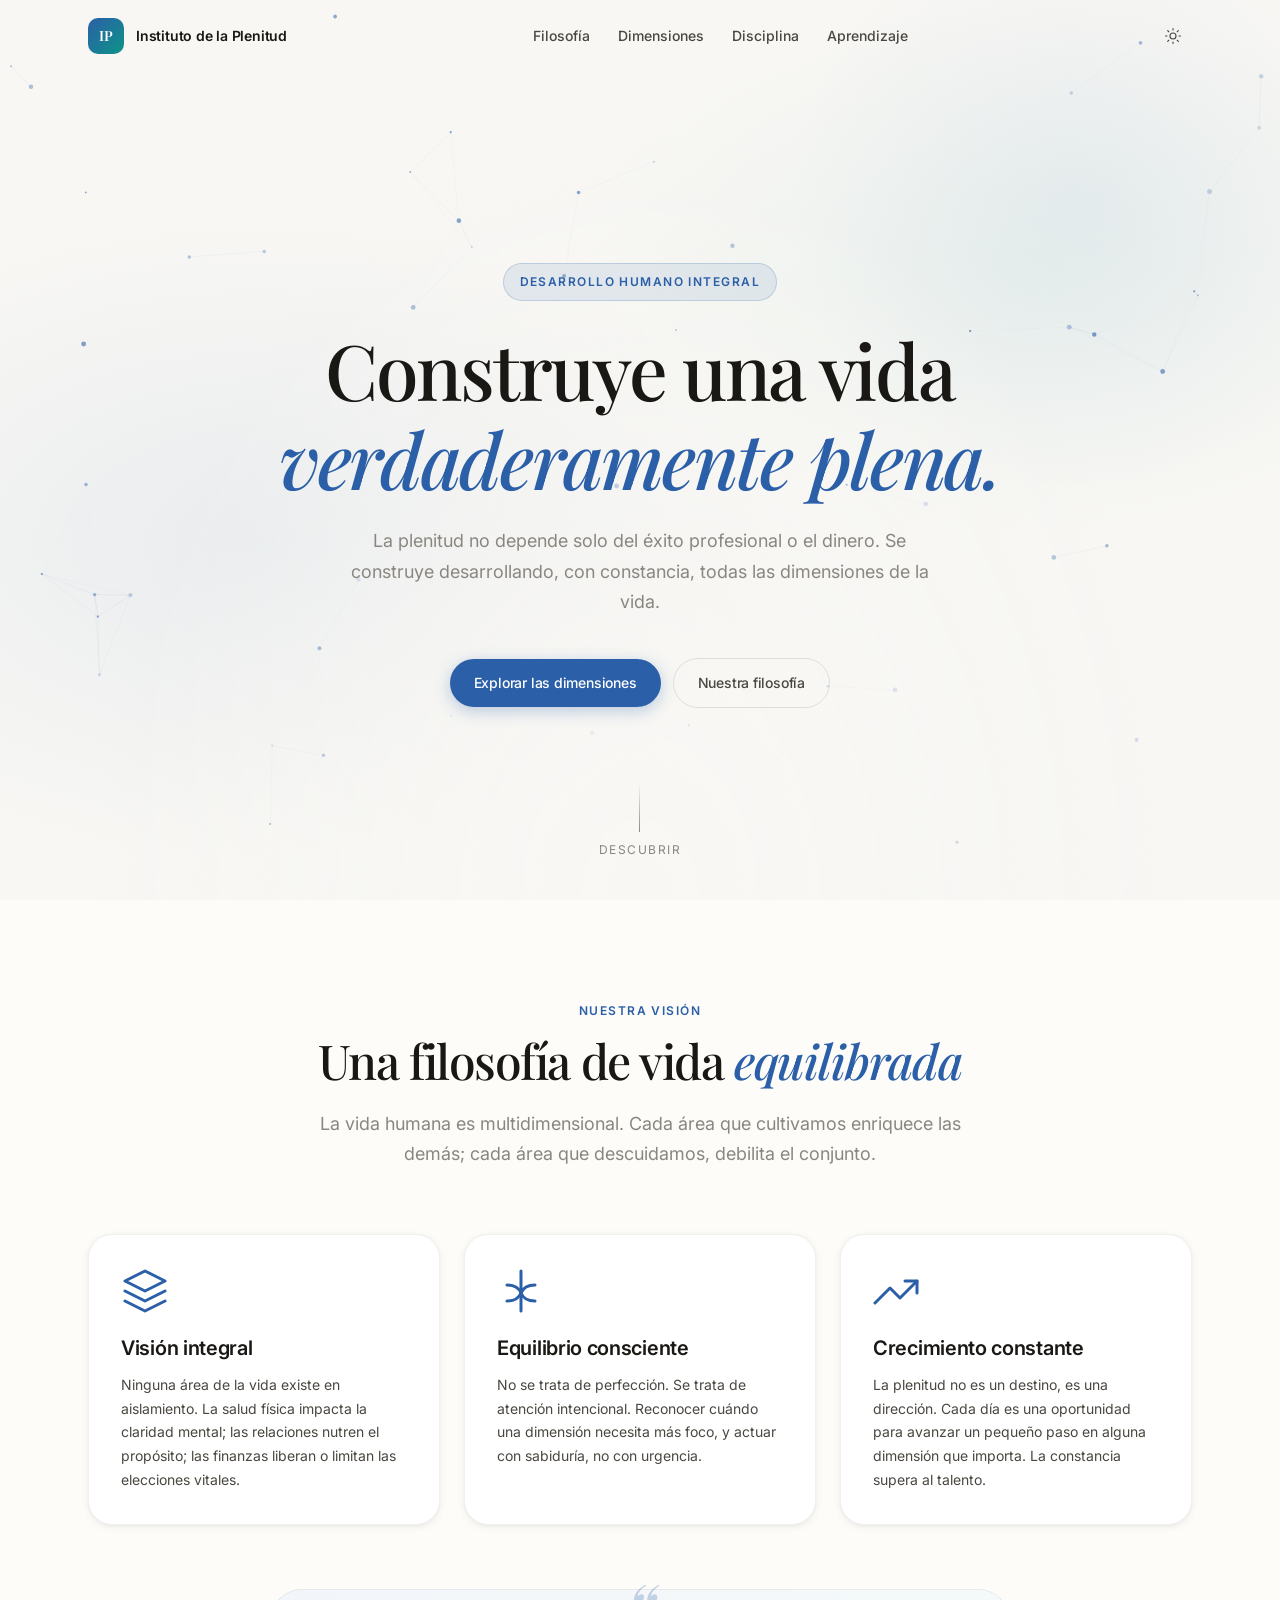
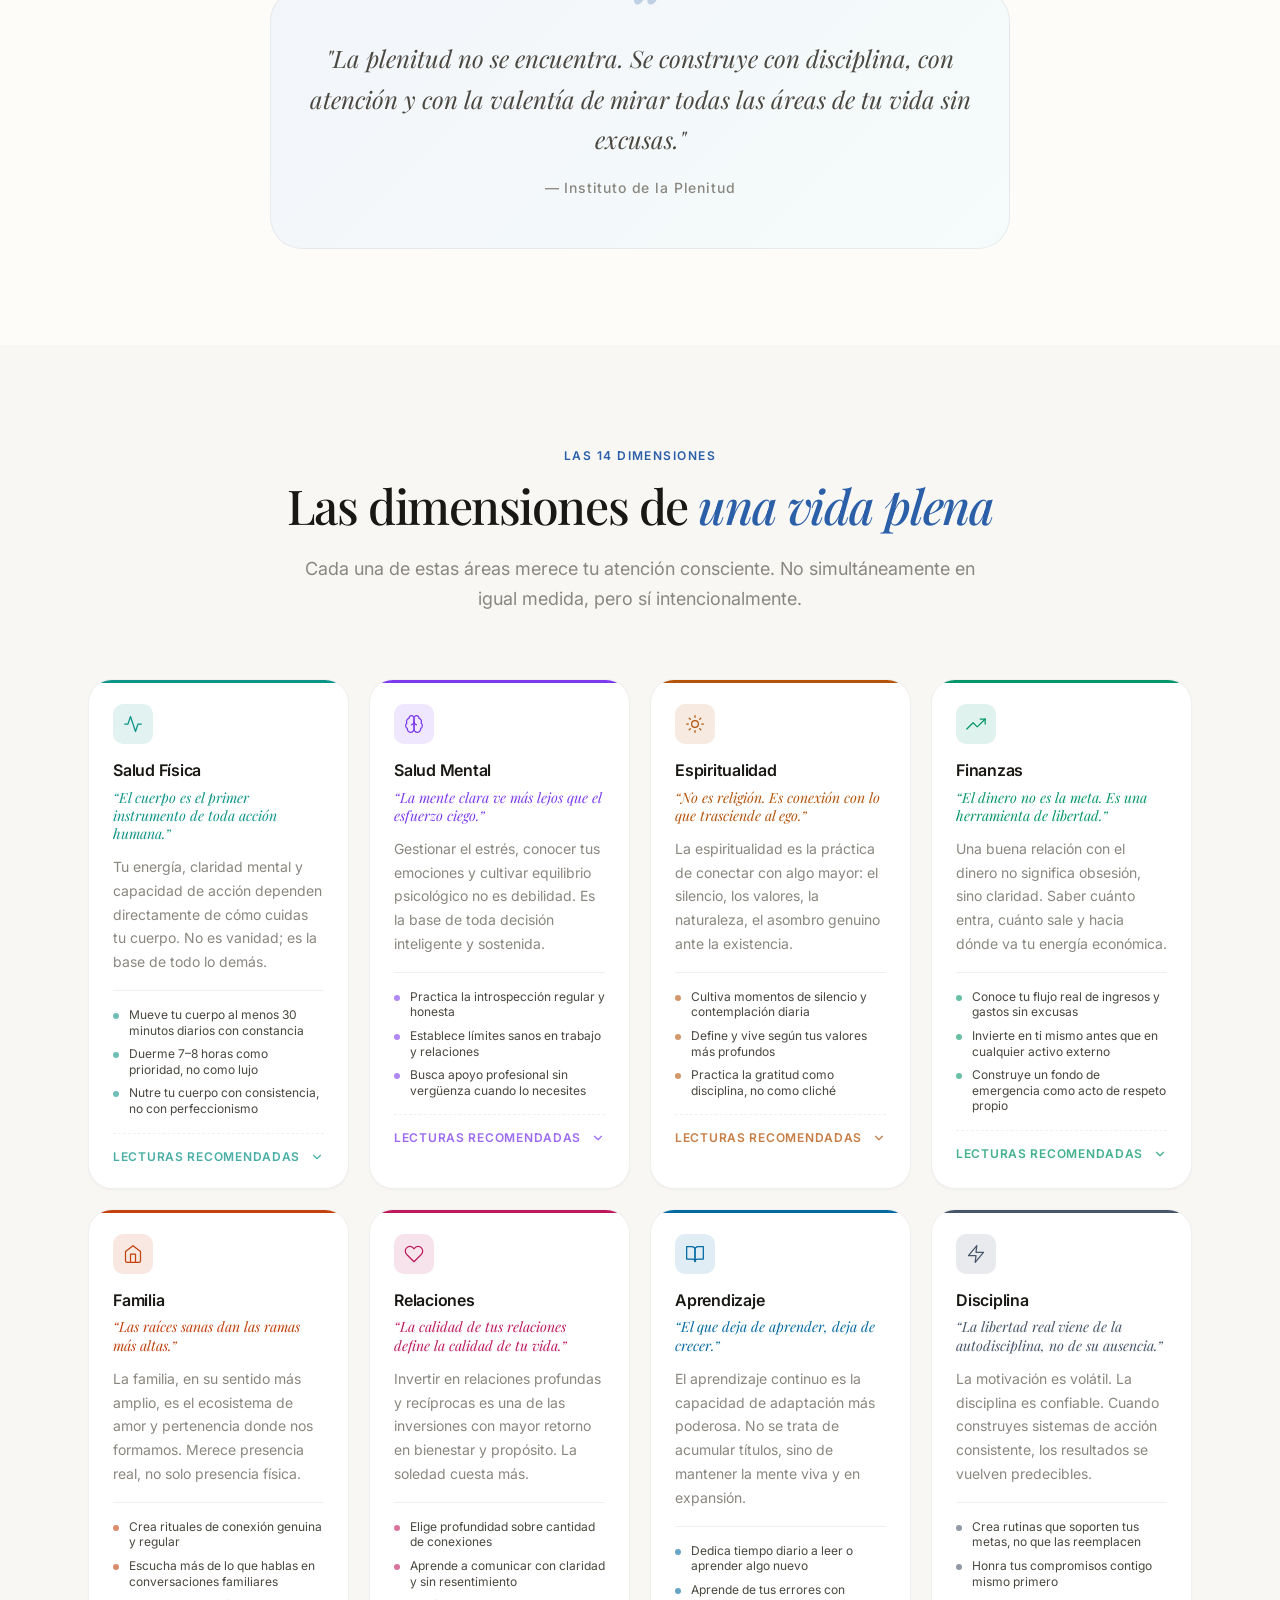
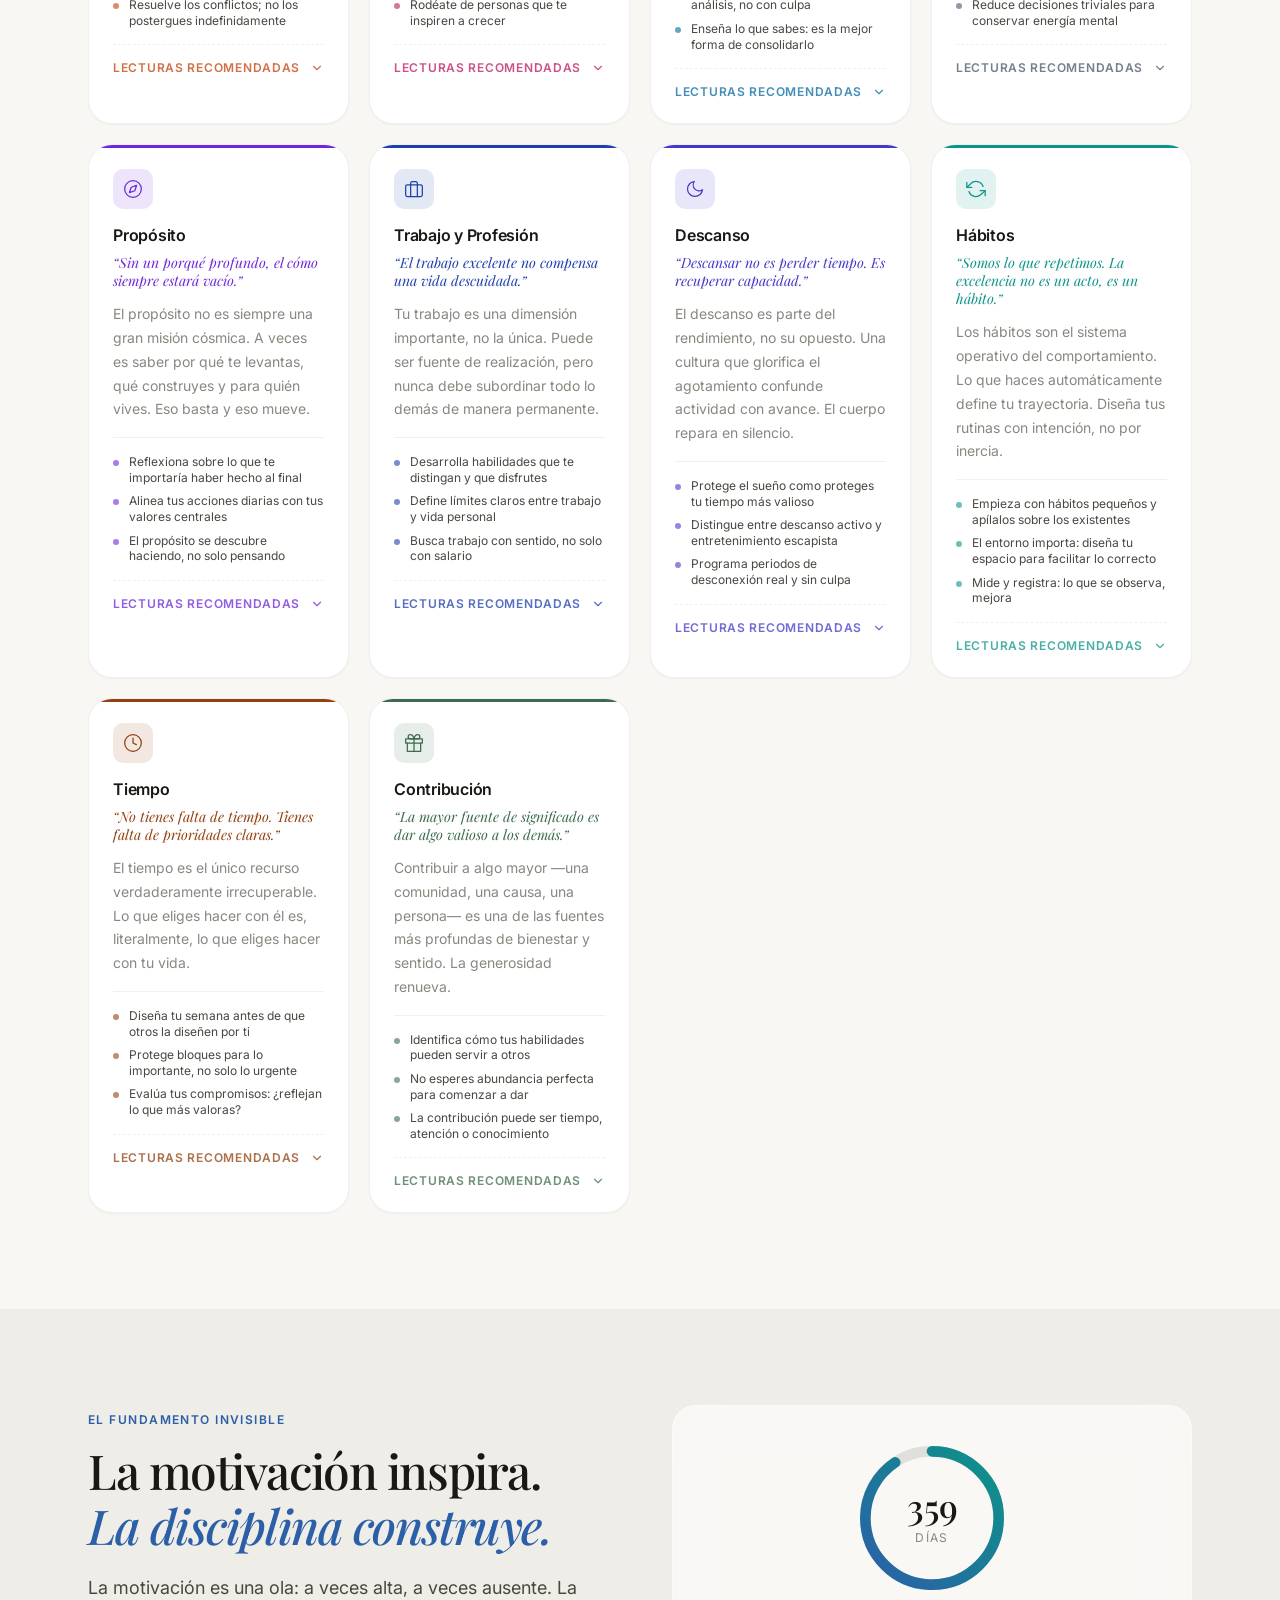
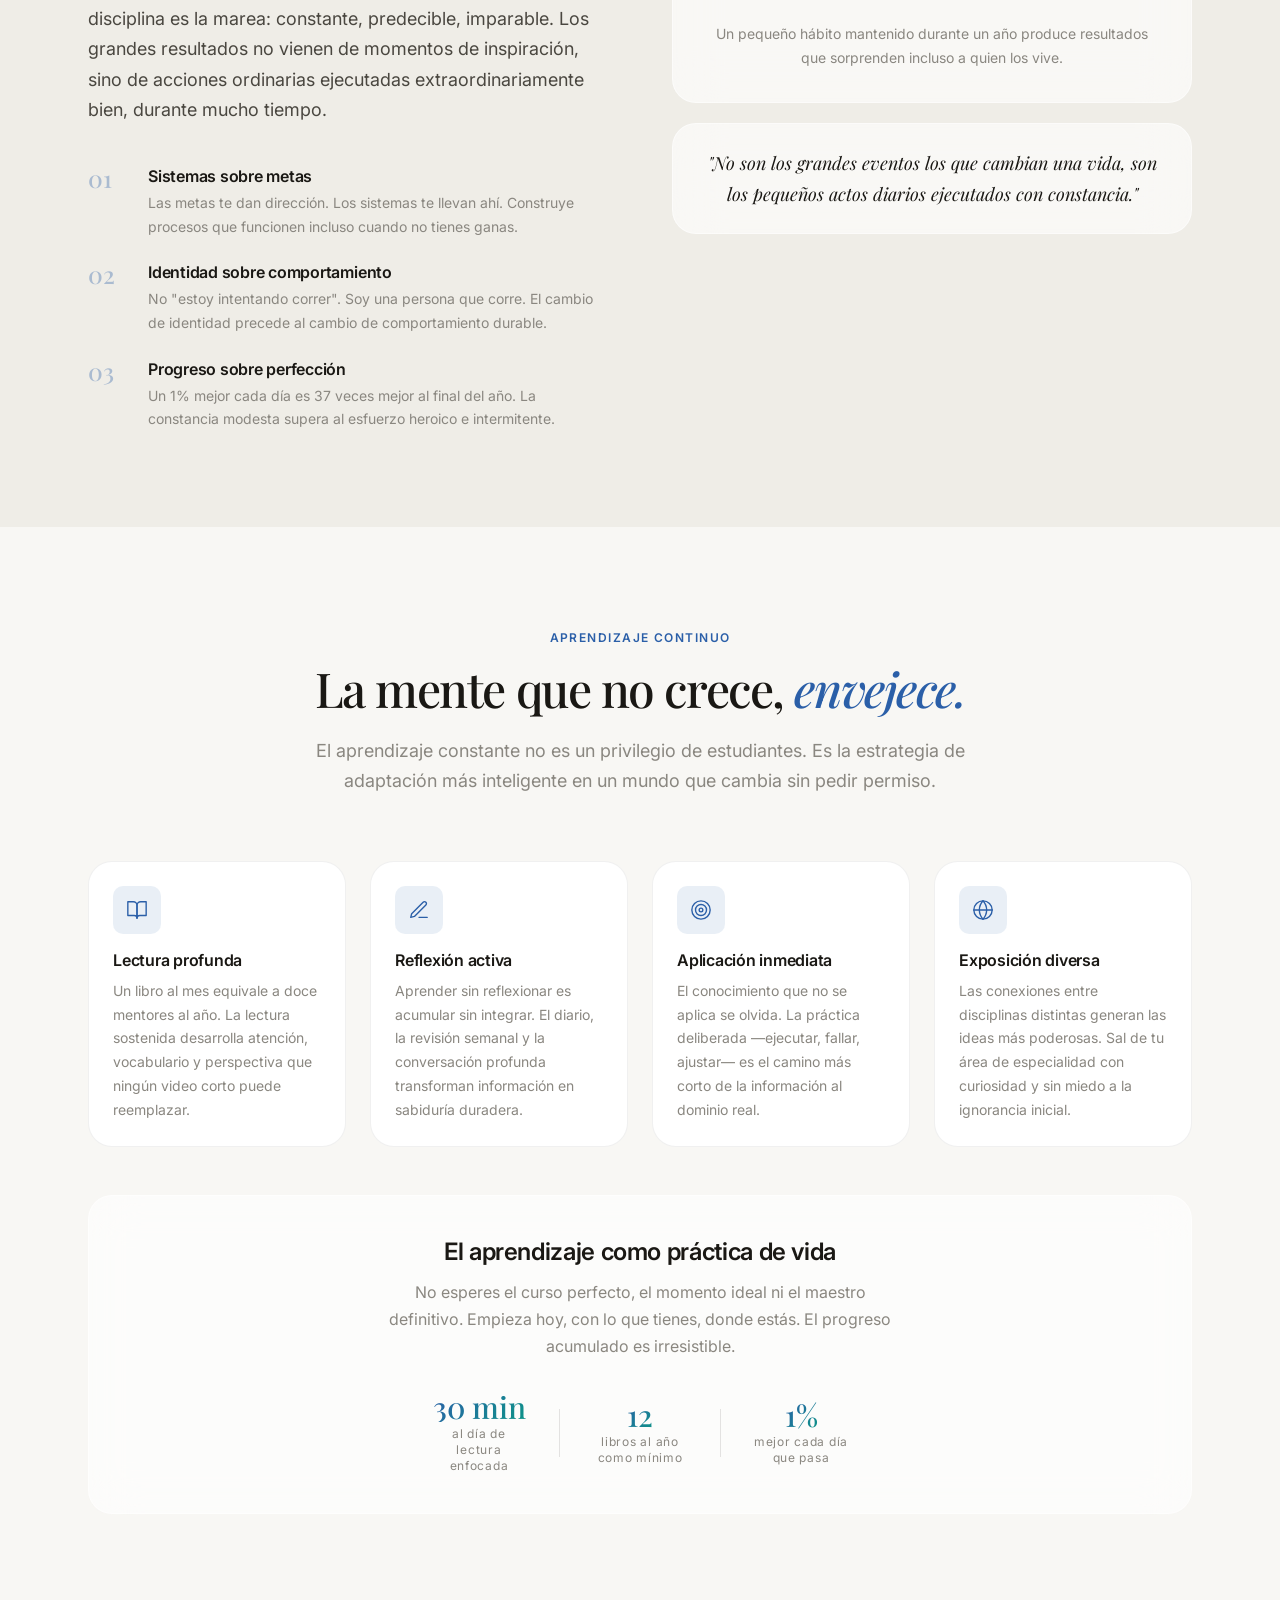
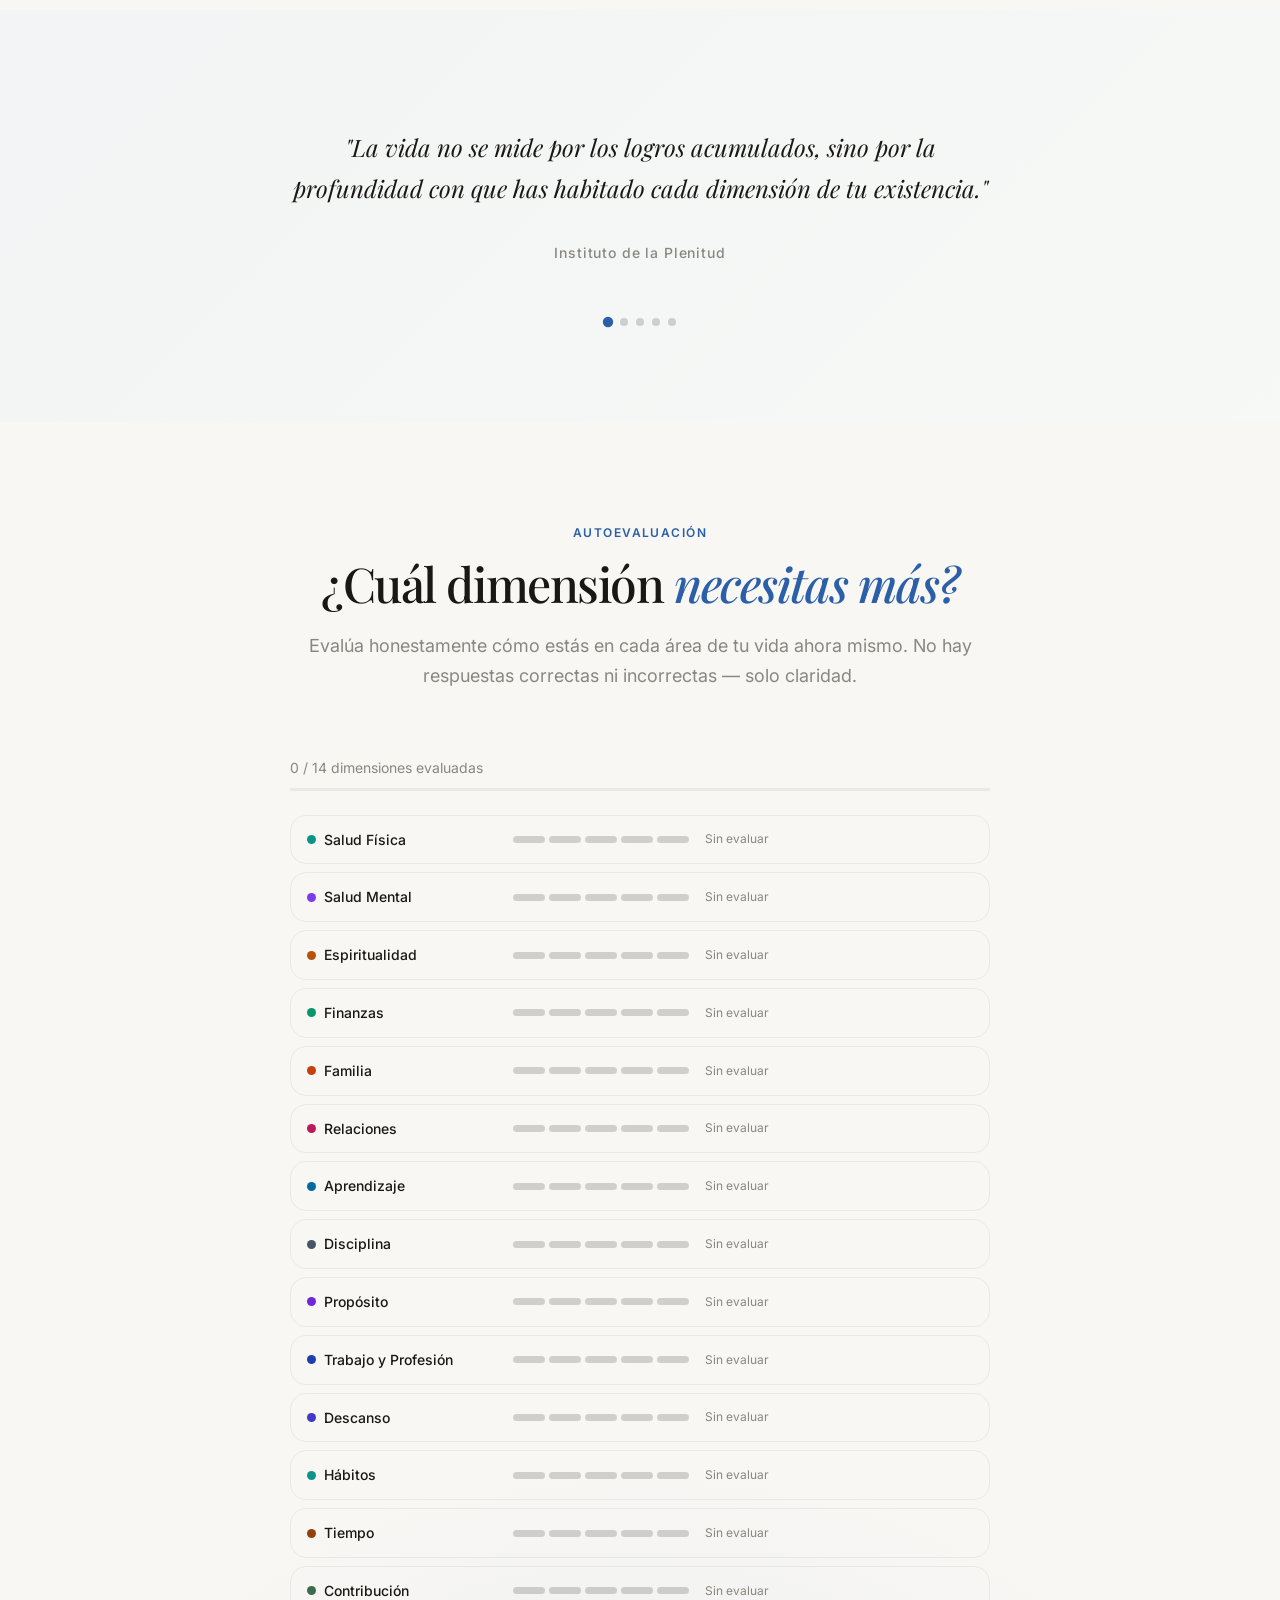
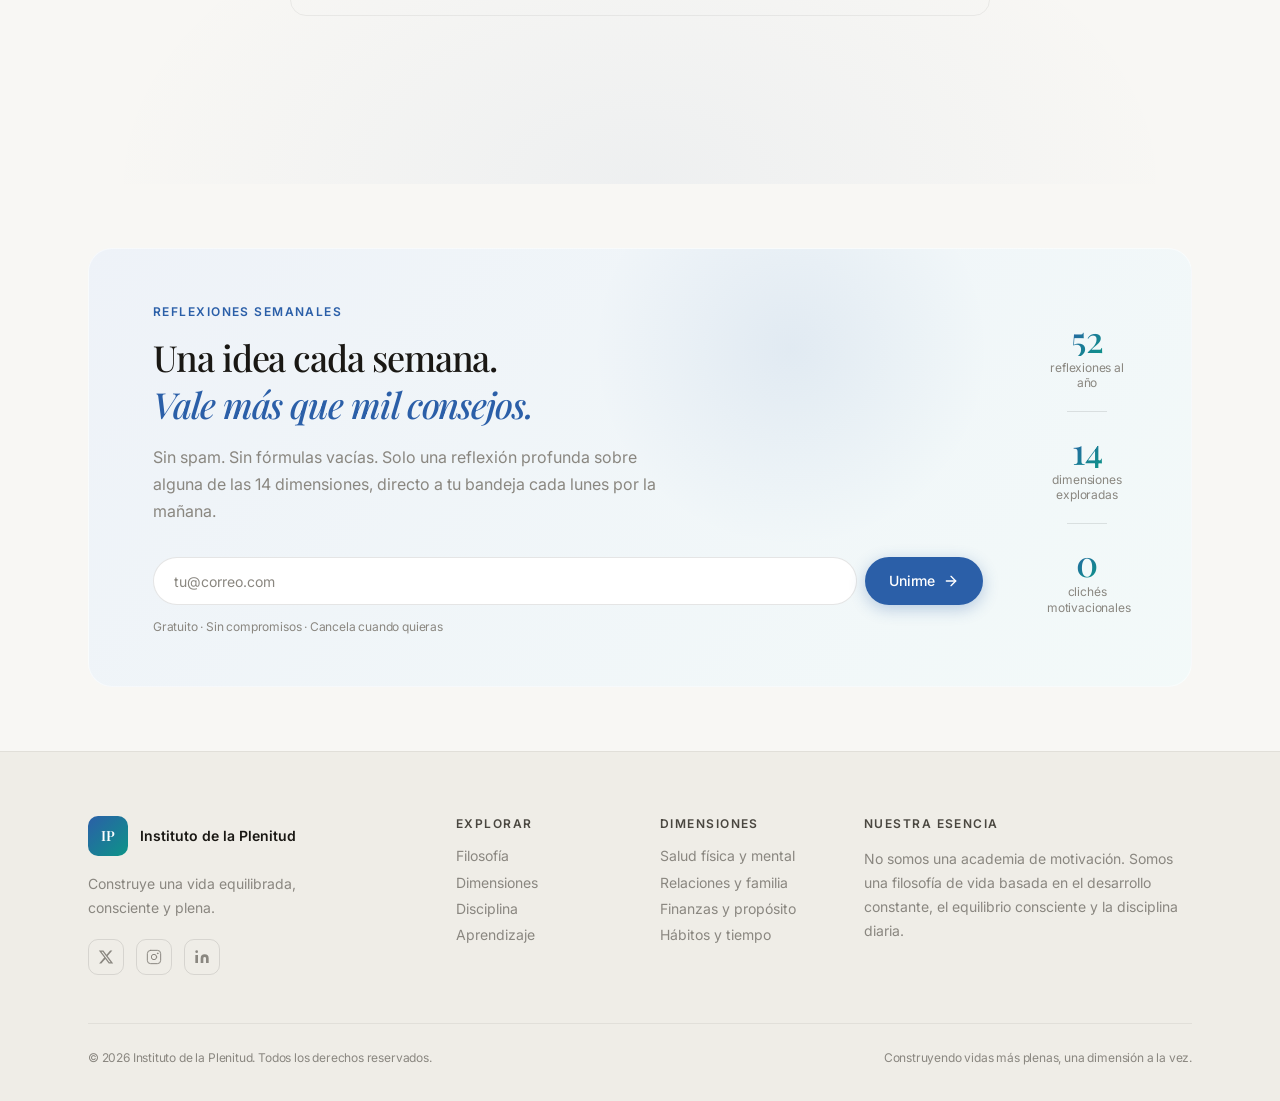
<file: index.html>
<!DOCTYPE html>
<html lang="es" data-theme="light">
<head>
  <meta charset="UTF-8" />
  <meta name="viewport" content="width=device-width, initial-scale=1.0" />
  <meta name="description" content="Instituto de la Plenitud — Construye una vida equilibrada, consciente y plena a través del desarrollo integral de todas las dimensiones humanas." />
  <meta name="keywords" content="desarrollo personal, crecimiento integral, plenitud, equilibrio, disciplina, hábitos, propósito" />
  <title>Instituto de la Plenitud</title>

  <!-- ── Favicon ──────────────────────────────────────────── -->
  <link rel="icon" type="image/svg+xml" href="assets/favicon.svg" />
  <!-- Fallback PNG para navegadores que no soportan SVG favicon -->
  <link rel="alternate icon" href="assets/favicon.png" />
  <meta name="theme-color" content="#2B5FA8" />

  <!-- ── Open Graph (Facebook, LinkedIn, WhatsApp…) ───────── -->
  <meta property="og:type"        content="website" />
  <meta property="og:title"       content="Instituto de la Plenitud" />
  <meta property="og:description" content="La plenitud no depende solo del dinero o el éxito. Se construye desarrollando todas las dimensiones importantes de la vida de manera equilibrada." />
  <meta property="og:image"       content="assets/og-preview.png" />
  <meta property="og:image:width"  content="1200" />
  <meta property="og:image:height" content="630" />
  <meta property="og:url"         content="https://institutodelaplenitud.com" />
  <meta property="og:locale"      content="es_ES" />
  <meta property="og:site_name"   content="Instituto de la Plenitud" />

  <!-- ── Twitter / X Card ────────────────────────────────── -->
  <meta name="twitter:card"        content="summary_large_image" />
  <meta name="twitter:title"       content="Instituto de la Plenitud" />
  <meta name="twitter:description" content="Construye una vida equilibrada, consciente y plena. 14 dimensiones del desarrollo humano integral." />
  <meta name="twitter:image"       content="assets/og-preview.png" />

  <!-- ── Datos estructurados Schema.org ───────────────────── -->
  <script type="application/ld+json">
  {
    "@context": "https://schema.org",
    "@type": "EducationalOrganization",
    "name": "Instituto de la Plenitud",
    "description": "Organización dedicada al desarrollo humano integral a través del cultivo equilibrado de las 14 dimensiones de la vida.",
    "url": "https://institutodelaplenitud.com",
    "logo": "https://institutodelaplenitud.com/assets/favicon.svg",
    "sameAs": []
  }
  </script>

  <!-- MailerLite Universal -->
  <script>
    (function(w,d,e,u,f,l,n){w[f]=w[f]||function(){(w[f].q=w[f].q||[])
    .push(arguments);},l=d.createElement(e),l.async=1,l.src=u,
    n=d.getElementsByTagName(e)[0],n.parentNode.insertBefore(l,n);})
    (window,document,'script','https://assets.mailerlite.com/js/universal.js','ml');
    ml('account', '2464268');
  </script>
  <!-- End MailerLite Universal -->

  <!-- Prevenir flash de tema incorrecto -->
  <script>
    (function() {
      const saved = localStorage.getItem('ip-theme') || 'light';
      document.documentElement.setAttribute('data-theme', saved);
    })();
  </script>

  <!-- Google Fonts -->
  <link rel="preconnect" href="https://fonts.googleapis.com" />
  <link rel="preconnect" href="https://fonts.gstatic.com" crossorigin />
  <link href="https://fonts.googleapis.com/css2?family=Playfair+Display:ital,wght@0,400;0,500;0,600;1,400;1,500&family=Inter:wght@300;400;500;600&display=swap" rel="stylesheet" />

  <!-- Stylesheets — orden importa -->
  <link rel="stylesheet" href="css/variables.css" />
  <link rel="stylesheet" href="css/reset.css" />
  <link rel="stylesheet" href="css/typography.css" />
  <link rel="stylesheet" href="css/components.css" />
  <link rel="stylesheet" href="css/layout.css" />
  <link rel="stylesheet" href="css/animations.css" />
</head>
<body>

  <!-- ░░ BARRA DE PROGRESO DE LECTURA ░░ -->
  <div class="progress-bar" id="progressBar" role="progressbar" aria-label="Progreso de lectura"></div>

  <!-- ░░ BOTÓN VOLVER ARRIBA ░░ -->
  <button class="back-to-top" id="backToTop" aria-label="Volver al inicio de la página">
    <svg viewBox="0 0 24 24" fill="none" stroke="currentColor" stroke-width="2.5" stroke-linecap="round" stroke-linejoin="round" aria-hidden="true">
      <polyline points="18 15 12 9 6 15"/>
    </svg>
  </button>

  <!-- ░░ NAVBAR ░░ -->
  <nav class="navbar" id="navbar" aria-label="Navegación principal">
    <div class="navbar__container">

      <a href="#" class="navbar__logo" aria-label="Instituto de la Plenitud — Inicio">
        <div class="navbar__logo-mark" aria-hidden="true">IP</div>
        <span class="navbar__logo-text">Instituto de la Plenitud</span>
      </a>

      <div class="navbar__links" id="navLinks">
        <a href="#philosophy" class="navbar__link">Filosofía</a>
        <a href="#aspects" class="navbar__link">Dimensiones</a>
        <a href="#discipline" class="navbar__link">Disciplina</a>
        <a href="#learning" class="navbar__link">Aprendizaje</a>
      </div>

      <div class="navbar__actions">
        <button class="theme-toggle" id="themeToggle" aria-label="Cambiar tema claro/oscuro">
          <!-- Ícono Sol -->
          <svg class="icon-sun" viewBox="0 0 24 24" fill="none" stroke="currentColor" stroke-width="1.5" stroke-linecap="round">
            <circle cx="12" cy="12" r="4"/>
            <path d="M12 2v2M12 20v2M4.93 4.93l1.41 1.41M17.66 17.66l1.41 1.41M2 12h2M20 12h2M4.93 19.07l1.41-1.41M17.66 6.34l1.41-1.41"/>
          </svg>
          <!-- Ícono Luna -->
          <svg class="icon-moon" viewBox="0 0 24 24" fill="none" stroke="currentColor" stroke-width="1.5" stroke-linecap="round">
            <path d="M21 12.79A9 9 0 1 1 11.21 3 7 7 0 0 0 21 12.79z"/>
          </svg>
        </button>

        <button class="hamburger" id="hamburger" aria-label="Abrir menú" aria-expanded="false">
          <span></span><span></span><span></span>
        </button>
      </div>

    </div>
  </nav>

  <!-- ░░░░░░░░░░░░░░░░░░░░░░░░░░░░░░░░░░░░░░░░░ -->
  <!-- HERO                                       -->
  <!-- ░░░░░░░░░░░░░░░░░░░░░░░░░░░░░░░░░░░░░░░░░ -->
  <section class="hero" id="hero" aria-label="Portada">
    <canvas class="hero__canvas" id="heroCanvas" aria-hidden="true"></canvas>
    <div class="hero__overlay" aria-hidden="true"></div>

    <div class="hero__content">
      <span class="hero__tag fade-in">Desarrollo humano integral</span>

      <h1 class="hero__title fade-in delay-1">
        Construye una vida<br/>
        <em>verdaderamente plena.</em>
      </h1>

      <p class="hero__subtitle fade-in delay-2">
        La plenitud no depende solo del éxito profesional o el dinero.
        Se construye desarrollando, con constancia, todas las dimensiones de la vida.
      </p>

      <div class="hero__actions fade-in delay-3">
        <a href="#aspects" class="btn btn--primary">Explorar las dimensiones</a>
        <a href="#philosophy" class="btn btn--ghost">Nuestra filosofía</a>
      </div>
    </div>

    <div class="hero__scroll" aria-hidden="true">
      <div class="scroll-cue">
        <div class="scroll-cue__line"></div>
        <span>Descubrir</span>
      </div>
    </div>
  </section>

  <!-- ░░░░░░░░░░░░░░░░░░░░░░░░░░░░░░░░░░░░░░░░░ -->
  <!-- FILOSOFÍA                                  -->
  <!-- ░░░░░░░░░░░░░░░░░░░░░░░░░░░░░░░░░░░░░░░░░ -->
  <section class="section philosophy" id="philosophy" aria-labelledby="philosophy-title">
    <div class="container">

      <header class="section__header reveal">
        <span class="section__tag">Nuestra visión</span>
        <h2 class="section__title" id="philosophy-title">
          Una filosofía de vida <em>equilibrada</em>
        </h2>
        <p class="section__subtitle">
          La vida humana es multidimensional. Cada área que cultivamos enriquece las demás;
          cada área que descuidamos, debilita el conjunto.
        </p>
      </header>

      <div class="philosophy__grid">

        <div class="philosophy__card reveal delay-1">
          <div class="philosophy__icon" aria-hidden="true">
            <svg viewBox="0 0 24 24" fill="none" stroke="currentColor" stroke-width="1.5" stroke-linecap="round" stroke-linejoin="round">
              <path d="M12 2L2 7l10 5 10-5-10-5zM2 17l10 5 10-5M2 12l10 5 10-5"/>
            </svg>
          </div>
          <h3>Visión integral</h3>
          <p>Ninguna área de la vida existe en aislamiento. La salud física impacta la claridad mental; las relaciones nutren el propósito; las finanzas liberan o limitan las elecciones vitales.</p>
        </div>

        <div class="philosophy__card reveal delay-2">
          <div class="philosophy__icon" aria-hidden="true">
            <svg viewBox="0 0 24 24" fill="none" stroke="currentColor" stroke-width="1.5" stroke-linecap="round" stroke-linejoin="round">
              <line x1="12" y1="2" x2="12" y2="22"/>
              <path d="M5 9c3.5 0 6 1.5 7 4-1 2.5-3.5 4-7 4"/>
              <path d="M19 9c-3.5 0-6 1.5-7 4 1 2.5 3.5 4 7 4"/>
            </svg>
          </div>
          <h3>Equilibrio consciente</h3>
          <p>No se trata de perfección. Se trata de atención intencional. Reconocer cuándo una dimensión necesita más foco, y actuar con sabiduría, no con urgencia.</p>
        </div>

        <div class="philosophy__card reveal delay-3">
          <div class="philosophy__icon" aria-hidden="true">
            <svg viewBox="0 0 24 24" fill="none" stroke="currentColor" stroke-width="1.5" stroke-linecap="round" stroke-linejoin="round">
              <polyline points="22 7 13.5 15.5 8.5 10.5 1 18"/>
              <polyline points="16 7 22 7 22 13"/>
            </svg>
          </div>
          <h3>Crecimiento constante</h3>
          <p>La plenitud no es un destino, es una dirección. Cada día es una oportunidad para avanzar un pequeño paso en alguna dimensión que importa. La constancia supera al talento.</p>
        </div>

      </div>

      <blockquote class="philosophy__quote reveal">
        <p>"La plenitud no se encuentra. Se construye con disciplina, con atención y con la valentía de mirar todas las áreas de tu vida sin excusas."</p>
        <cite>— Instituto de la Plenitud</cite>
      </blockquote>

    </div>
  </section>

  <!-- ░░░░░░░░░░░░░░░░░░░░░░░░░░░░░░░░░░░░░░░░░ -->
  <!-- LAS 14 DIMENSIONES                         -->
  <!-- ░░░░░░░░░░░░░░░░░░░░░░░░░░░░░░░░░░░░░░░░░ -->
  <section class="section aspects" id="aspects" aria-labelledby="aspects-title">
    <div class="container">

      <header class="section__header reveal">
        <span class="section__tag">Las 14 dimensiones</span>
        <h2 class="section__title" id="aspects-title">
          Las dimensiones de <em>una vida plena</em>
        </h2>
        <p class="section__subtitle">Cada una de estas áreas merece tu atención consciente. No simultáneamente en igual medida, pero sí intencionalmente.</p>
      </header>

      <div id="aspects-grid" class="aspects__grid">
        <!-- Las 14 tarjetas se generan dinámicamente por js/components/render-dimensions.js -->
      </div>
    </div>
  </section>

  <!-- ░░░░░░░░░░░░░░░░░░░░░░░░░░░░░░░░░░░░░░░░░ -->
  <!-- DISCIPLINA                                  -->
  <!-- ░░░░░░░░░░░░░░░░░░░░░░░░░░░░░░░░░░░░░░░░░ -->
  <section class="section discipline" id="discipline" aria-labelledby="discipline-title">
    <div class="container">
      <div class="discipline__layout">

        <div class="discipline__content reveal">
          <span class="section__tag">El fundamento invisible</span>
          <h2 class="section__title" id="discipline-title">
            La motivación inspira.<br/>
            <em>La disciplina construye.</em>
          </h2>
          <p class="discipline__lead">
            La motivación es una ola: a veces alta, a veces ausente. La disciplina es la marea:
            constante, predecible, imparable. Los grandes resultados no vienen de momentos de
            inspiración, sino de acciones ordinarias ejecutadas extraordinariamente bien, durante mucho tiempo.
          </p>

          <div class="discipline__pillars">
            <div class="pillar">
              <div class="pillar__num">01</div>
              <div>
                <h4>Sistemas sobre metas</h4>
                <p>Las metas te dan dirección. Los sistemas te llevan ahí. Construye procesos que funcionen incluso cuando no tienes ganas.</p>
              </div>
            </div>
            <div class="pillar">
              <div class="pillar__num">02</div>
              <div>
                <h4>Identidad sobre comportamiento</h4>
                <p>No "estoy intentando correr". Soy una persona que corre. El cambio de identidad precede al cambio de comportamiento durable.</p>
              </div>
            </div>
            <div class="pillar">
              <div class="pillar__num">03</div>
              <div>
                <h4>Progreso sobre perfección</h4>
                <p>Un 1% mejor cada día es 37 veces mejor al final del año. La constancia modesta supera al esfuerzo heroico e intermitente.</p>
              </div>
            </div>
          </div>
        </div>

        <div class="discipline__visual reveal delay-2">
          <div class="discipline__ring-card glass">
            <div class="stat-ring" aria-hidden="true">
              <svg viewBox="0 0 120 120" class="stat-ring__svg">
                <circle cx="60" cy="60" r="50" class="stat-ring__bg"/>
                <circle cx="60" cy="60" r="50" class="stat-ring__fill" id="disciplineRing"/>
              </svg>
              <div class="stat-ring__center">
                <span class="stat-ring__number" id="statCounter">0</span>
                <span class="stat-ring__unit">días</span>
              </div>
            </div>
            <p class="discipline__ring-label">Un pequeño hábito mantenido durante un año produce resultados que sorprenden incluso a quien los vive.</p>
          </div>

          <blockquote class="discipline__quote glass">
            "No son los grandes eventos los que cambian una vida, son los pequeños actos diarios ejecutados con constancia."
          </blockquote>
        </div>

      </div>
    </div>
  </section>

  <!-- ░░░░░░░░░░░░░░░░░░░░░░░░░░░░░░░░░░░░░░░░░ -->
  <!-- APRENDIZAJE CONTINUO                       -->
  <!-- ░░░░░░░░░░░░░░░░░░░░░░░░░░░░░░░░░░░░░░░░░ -->
  <section class="section learning" id="learning" aria-labelledby="learning-title">
    <div class="container">

      <header class="section__header reveal">
        <span class="section__tag">Aprendizaje continuo</span>
        <h2 class="section__title" id="learning-title">
          La mente que no crece, <em>envejece.</em>
        </h2>
        <p class="section__subtitle">
          El aprendizaje constante no es un privilegio de estudiantes. Es la estrategia de
          adaptación más inteligente en un mundo que cambia sin pedir permiso.
        </p>
      </header>

      <div class="learning__methods">

        <div class="learning__method reveal">
          <div class="learning__method-icon" aria-hidden="true">
            <svg viewBox="0 0 24 24" fill="none" stroke="currentColor" stroke-width="1.5" stroke-linecap="round" stroke-linejoin="round">
              <path d="M2 3h6a4 4 0 0 1 4 4v14a3 3 0 0 0-3-3H2z"/>
              <path d="M22 3h-6a4 4 0 0 0-4 4v14a3 3 0 0 1 3-3h7z"/>
            </svg>
          </div>
          <h3>Lectura profunda</h3>
          <p>Un libro al mes equivale a doce mentores al año. La lectura sostenida desarrolla atención, vocabulario y perspectiva que ningún video corto puede reemplazar.</p>
        </div>

        <div class="learning__method reveal delay-1">
          <div class="learning__method-icon" aria-hidden="true">
            <svg viewBox="0 0 24 24" fill="none" stroke="currentColor" stroke-width="1.5" stroke-linecap="round" stroke-linejoin="round">
              <path d="M12 20h9"/>
              <path d="M16.5 3.5a2.121 2.121 0 0 1 3 3L7 19l-4 1 1-4L16.5 3.5z"/>
            </svg>
          </div>
          <h3>Reflexión activa</h3>
          <p>Aprender sin reflexionar es acumular sin integrar. El diario, la revisión semanal y la conversación profunda transforman información en sabiduría duradera.</p>
        </div>

        <div class="learning__method reveal delay-2">
          <div class="learning__method-icon" aria-hidden="true">
            <svg viewBox="0 0 24 24" fill="none" stroke="currentColor" stroke-width="1.5" stroke-linecap="round" stroke-linejoin="round">
              <circle cx="12" cy="12" r="10"/>
              <circle cx="12" cy="12" r="6"/>
              <circle cx="12" cy="12" r="2"/>
            </svg>
          </div>
          <h3>Aplicación inmediata</h3>
          <p>El conocimiento que no se aplica se olvida. La práctica deliberada —ejecutar, fallar, ajustar— es el camino más corto de la información al dominio real.</p>
        </div>

        <div class="learning__method reveal delay-3">
          <div class="learning__method-icon" aria-hidden="true">
            <svg viewBox="0 0 24 24" fill="none" stroke="currentColor" stroke-width="1.5" stroke-linecap="round" stroke-linejoin="round">
              <circle cx="12" cy="12" r="10"/>
              <line x1="2" y1="12" x2="22" y2="12"/>
              <path d="M12 2a15.3 15.3 0 0 1 4 10 15.3 15.3 0 0 1-4 10 15.3 15.3 0 0 1-4-10 15.3 15.3 0 0 1 4-10z"/>
            </svg>
          </div>
          <h3>Exposición diversa</h3>
          <p>Las conexiones entre disciplinas distintas generan las ideas más poderosas. Sal de tu área de especialidad con curiosidad y sin miedo a la ignorancia inicial.</p>
        </div>

      </div>

      <div class="learning__cta reveal">
        <div class="glass learning__cta-box">
          <h3>El aprendizaje como práctica de vida</h3>
          <p>No esperes el curso perfecto, el momento ideal ni el maestro definitivo. Empieza hoy, con lo que tienes, donde estás. El progreso acumulado es irresistible.</p>
          <div class="learning__metrics">
            <div class="metric">
              <span class="metric__val">30 min</span>
              <span class="metric__lbl">al día de lectura enfocada</span>
            </div>
            <div class="metric__sep" aria-hidden="true"></div>
            <div class="metric">
              <span class="metric__val">12</span>
              <span class="metric__lbl">libros al año como mínimo</span>
            </div>
            <div class="metric__sep" aria-hidden="true"></div>
            <div class="metric">
              <span class="metric__val">1%</span>
              <span class="metric__lbl">mejor cada día que pasa</span>
            </div>
          </div>
        </div>
      </div>

    </div>
  </section>

  <!-- ░░░░░░░░░░░░░░░░░░░░░░░░░░░░░░░░░░░░░░░░░ -->
  <!-- FRASES DINÁMICAS                           -->
  <!-- ░░░░░░░░░░░░░░░░░░░░░░░░░░░░░░░░░░░░░░░░░ -->
  <section class="section quotes-section" id="quotes" aria-label="Reflexiones">
    <div class="container">
      <div class="quotes-rotator" aria-live="polite">
        <div class="quotes-rotator__track" id="quotesTrack">

          <blockquote class="quote-item active">
            <p>"La vida no se mide por los logros acumulados, sino por la profundidad con que has habitado cada dimensión de tu existencia."</p>
            <cite>Instituto de la Plenitud</cite>
          </blockquote>

          <blockquote class="quote-item">
            <p>"El equilibrio no es una postura estática. Es un movimiento continuo de atención, corrección y crecimiento."</p>
            <cite>Instituto de la Plenitud</cite>
          </blockquote>

          <blockquote class="quote-item">
            <p>"Invertir en una sola área de la vida y descuidar las demás es construir sobre arena. La solidez viene del desarrollo integral."</p>
            <cite>Instituto de la Plenitud</cite>
          </blockquote>

          <blockquote class="quote-item">
            <p>"La disciplina te llevará a lugares a los que la motivación nunca pudo llevarte. Construye sistemas; no dependas de estados de ánimo."</p>
            <cite>Instituto de la Plenitud</cite>
          </blockquote>

          <blockquote class="quote-item">
            <p>"Conocerse a uno mismo es el comienzo de toda sabiduría práctica. Sin autoconocimiento, todo esfuerzo es navegar sin mapa."</p>
            <cite>Instituto de la Plenitud</cite>
          </blockquote>

        </div>
        <div class="quotes-rotator__dots" id="quotesDots" role="tablist" aria-label="Seleccionar reflexión">
          <button class="quote-dot active" data-index="0" role="tab" aria-selected="true" aria-label="Reflexión 1"></button>
          <button class="quote-dot" data-index="1" role="tab" aria-selected="false" aria-label="Reflexión 2"></button>
          <button class="quote-dot" data-index="2" role="tab" aria-selected="false" aria-label="Reflexión 3"></button>
          <button class="quote-dot" data-index="3" role="tab" aria-selected="false" aria-label="Reflexión 4"></button>
          <button class="quote-dot" data-index="4" role="tab" aria-selected="false" aria-label="Reflexión 5"></button>
        </div>
      </div>
    </div>
  </section>

  <!-- ░░░░░░░░░░░░░░░░░░░░░░░░░░░░░░░░░░░░░░░░░ -->
  <!-- AUTOEVALUACIÓN                             -->
  <!-- ░░░░░░░░░░░░░░░░░░░░░░░░░░░░░░░░░░░░░░░░░ -->
  <section class="section assessment" id="assessment" aria-labelledby="assessment-title">
    <div class="container">

      <header class="section__header reveal">
        <span class="section__tag">Autoevaluación</span>
        <h2 class="section__title" id="assessment-title">
          ¿Cuál dimensión <em>necesitas más?</em>
        </h2>
        <p class="section__subtitle">
          Evalúa honestamente cómo estás en cada área de tu vida ahora mismo.
          No hay respuestas correctas ni incorrectas — solo claridad.
        </p>
      </header>

      <!-- Quiz — ítems generados por quiz.js -->
      <div class="quiz reveal" id="quiz">

        <!-- Progreso -->
        <div class="quiz__progress">
          <span class="quiz__progress-text"
                id="quizProgressText"
                aria-live="polite">0 / 14 dimensiones evaluadas</span>
          <div class="quiz__progress-track"
               role="progressbar"
               aria-valuemin="0"
               aria-valuemax="14"
               aria-valuenow="0"
               aria-label="Progreso de la autoevaluación">
            <div class="quiz__progress-fill" id="quizProgressFill"></div>
          </div>
        </div>

        <!-- Grid de ítems -->
        <div class="quiz__grid" id="quizGrid"></div>

        <!-- Botón de envío — visible solo al completar las 14 -->
        <div class="quiz__footer">
          <button class="btn btn--primary quiz__submit"
                  id="quizSubmit"
                  aria-hidden="true"
                  inert>
            Ver mi diagnóstico
            <svg viewBox="0 0 24 24" fill="none" stroke="currentColor"
                 stroke-width="2" stroke-linecap="round" stroke-linejoin="round"
                 width="16" height="16" aria-hidden="true">
              <line x1="5" y1="12" x2="19" y2="12"/>
              <polyline points="12 5 19 12 12 19"/>
            </svg>
          </button>
        </div>

      </div>

      <!-- Resultados — inyectados por quiz.js al enviar -->
      <div class="quiz__results" id="quizResults" hidden aria-live="polite"></div>

    </div>
  </section>

  <!-- ░░░░░░░░░░░░░░░░░░░░░░░░░░░░░░░░░░░░░░░░░ -->
  <!-- NEWSLETTER CTA                             -->
  <!-- ░░░░░░░░░░░░░░░░░░░░░░░░░░░░░░░░░░░░░░░░░ -->
  <section class="section newsletter" id="newsletter" aria-labelledby="newsletter-title">
    <div class="container">
      <div class="newsletter__card glass reveal">

        <div class="newsletter__content">
          <span class="section__tag">Reflexiones semanales</span>
          <h2 class="newsletter__title" id="newsletter-title">
            Una idea cada semana.<br/>
            <em>Vale más que mil consejos.</em>
          </h2>
          <p class="newsletter__desc">
            Sin spam. Sin fórmulas vacías. Solo una reflexión profunda sobre alguna
            de las 14 dimensiones, directo a tu bandeja cada lunes por la mañana.
          </p>

          <!-- Formulario — conectar con Formspree, Mailchimp o ConvertKit -->
          <form class="newsletter__form" id="newsletterForm" novalidate aria-label="Formulario de suscripción">
            <div class="newsletter__input-row">
              <input
                type="email"
                id="newsletterEmail"
                name="email"
                class="newsletter__input"
                placeholder="tu@correo.com"
                autocomplete="email"
                required
                aria-required="true"
                aria-label="Tu correo electrónico"
                aria-describedby="newsletterError"
              />
              <button type="submit" class="btn btn--primary newsletter__btn">
                Unirme
                <svg viewBox="0 0 24 24" fill="none" stroke="currentColor" stroke-width="2" stroke-linecap="round" stroke-linejoin="round" aria-hidden="true">
                  <line x1="5" y1="12" x2="19" y2="12"/>
                  <polyline points="12 5 19 12 12 19"/>
                </svg>
              </button>
            </div>
            <p class="newsletter__error" id="newsletterError" role="alert" aria-live="polite" hidden>
              Por favor ingresa un correo electrónico válido.
            </p>
            <p class="newsletter__disclaimer">
              Gratuito · Sin compromisos · Cancela cuando quieras
            </p>
          </form>

          <!-- Estado de éxito (se muestra tras enviar) -->
          <div class="newsletter__success" id="newsletterSuccess" hidden aria-live="polite">
            <div class="newsletter__success-icon" aria-hidden="true">
              <svg viewBox="0 0 24 24" fill="none" stroke="currentColor" stroke-width="2.5" stroke-linecap="round" stroke-linejoin="round">
                <polyline points="20 6 9 17 4 12"/>
              </svg>
            </div>
            <p class="newsletter__success-msg">¡Perfecto! Nos veremos en tu bandeja.</p>
            <p class="newsletter__success-sub">El próximo lunes recibirás tu primera reflexión.</p>
          </div>
        </div>

        <!-- Stats decorativos lado derecho -->
        <div class="newsletter__stats" aria-hidden="true">
          <div class="newsletter__stat">
            <span class="newsletter__stat-num">52</span>
            <span class="newsletter__stat-lbl">reflexiones al año</span>
          </div>
          <div class="newsletter__stat-divider"></div>
          <div class="newsletter__stat">
            <span class="newsletter__stat-num">14</span>
            <span class="newsletter__stat-lbl">dimensiones exploradas</span>
          </div>
          <div class="newsletter__stat-divider"></div>
          <div class="newsletter__stat">
            <span class="newsletter__stat-num">0</span>
            <span class="newsletter__stat-lbl">clichés motivacionales</span>
          </div>
        </div>

      </div>
    </div>
  </section>

  <!-- ░░░░░░░░░░░░░░░░░░░░░░░░░░░░░░░░░░░░░░░░░ -->
  <!-- FOOTER                                     -->
  <!-- ░░░░░░░░░░░░░░░░░░░░░░░░░░░░░░░░░░░░░░░░░ -->
  <footer class="footer" id="footer" aria-label="Pie de página">
    <div class="container">

      <div class="footer__grid">

        <div class="footer__brand">
          <div class="footer__logo" aria-label="Instituto de la Plenitud">
            <div class="footer__logo-mark" aria-hidden="true">IP</div>
            <span>Instituto de la Plenitud</span>
          </div>
          <p class="footer__tagline">Construye una vida equilibrada,<br/>consciente y plena.</p>
          <div class="footer__social" aria-label="Redes sociales">
            <a href="#" class="footer__social-link" aria-label="X (Twitter)">
              <svg viewBox="0 0 24 24" fill="currentColor" aria-hidden="true"><path d="M18.244 2.25h3.308l-7.227 8.26 8.502 11.24H16.17l-5.214-6.817L4.99 21.75H1.68l7.73-8.835L1.254 2.25H8.08l4.713 6.231zm-1.161 17.52h1.833L7.084 4.126H5.117z"/></svg>
            </a>
            <a href="#" class="footer__social-link" aria-label="Instagram">
              <svg viewBox="0 0 24 24" fill="none" stroke="currentColor" stroke-width="1.5" stroke-linecap="round" stroke-linejoin="round" aria-hidden="true"><rect x="2" y="2" width="20" height="20" rx="5"/><circle cx="12" cy="12" r="4"/><circle cx="17.5" cy="6.5" r="0.5" fill="currentColor"/></svg>
            </a>
            <a href="#" class="footer__social-link" aria-label="LinkedIn">
              <svg viewBox="0 0 24 24" fill="currentColor" aria-hidden="true"><path d="M16 8a6 6 0 0 1 6 6v7h-4v-7a2 2 0 0 0-2-2 2 2 0 0 0-2 2v7h-4v-7a6 6 0 0 1 6-6zM2 9h4v12H2z"/><circle cx="4" cy="4" r="2"/></svg>
            </a>
          </div>
        </div>

        <div class="footer__nav">
          <h5>Explorar</h5>
          <nav aria-label="Navegación del pie de página - Explorar">
            <a href="#philosophy">Filosofía</a>
            <a href="#aspects">Dimensiones</a>
            <a href="#discipline">Disciplina</a>
            <a href="#learning">Aprendizaje</a>
          </nav>
        </div>

        <div class="footer__nav">
          <h5>Dimensiones</h5>
          <nav aria-label="Navegación del pie de página - Dimensiones">
            <a href="#aspects">Salud física y mental</a>
            <a href="#aspects">Relaciones y familia</a>
            <a href="#aspects">Finanzas y propósito</a>
            <a href="#aspects">Hábitos y tiempo</a>
          </nav>
        </div>

        <div class="footer__philosophy">
          <h5>Nuestra esencia</h5>
          <p>No somos una academia de motivación. Somos una filosofía de vida basada en el desarrollo constante, el equilibrio consciente y la disciplina diaria.</p>
        </div>

      </div>

      <div class="footer__bottom">
        <p>&copy; 2026 Instituto de la Plenitud. Todos los derechos reservados.</p>
        <p>Construyendo vidas más plenas, una dimensión a la vez.</p>
      </div>

    </div>
  </footer>

  <!-- Scripts -->
  <!-- Datos y componentes: deben cargarse ANTES de scroll.js para que el
       IntersectionObserver encuentre los .reveal generados dinámicamente -->
  <script src="js/data/dimensions.js"></script>
  <script src="js/components/render-dimensions.js"></script>
  <script src="js/theme.js"></script>
  <script src="js/canvas.js"></script>
  <script src="js/scroll.js"></script>
  <script src="js/phrases.js"></script>
  <script src="js/quiz.js"></script>
  <script src="js/main.js"></script>

</body>
</html>
</file>
<file: css/variables.css>
/* ============================================================
   INSTITUTO DE LA PLENITUD — Design Tokens (variables.css)
   Todos los valores de diseño en un solo lugar.
   ============================================================ */

:root {

  /* ── Fondos ────────────────────────────────────────── */
  --bg-base:     #F8F7F4;
  --bg-surface:  #FFFFFF;
  --bg-elevated: #FDFCF9;
  --bg-subtle:   #EFEDE7;

  /* ── Texto ────────────────────────────────────────── */
  --text-primary:   #1A1814;
  --text-secondary: #4A4740;
  --text-muted:     #8A8780;
  --text-inverse:   #FFFFFF;

  /* ── Acento principal ─────────────────────────────── */
  --accent:       #2B5FA8;
  --accent-light: #4A7FCC;
  --accent-dark:  #1A3F72;

  /* ── Colores de tarjetas (14 dimensiones) ─────────── */
  --c-teal:    #0D9488;
  --c-violet:  #7C3AED;
  --c-gold:    #B45309;
  --c-emerald: #059669;
  --c-warm:    #C2410C;
  --c-rose:    #BE185D;
  --c-sky:     #0369A1;
  --c-slate:   #475569;
  --c-purple:  #6D28D9;
  --c-navy:    #1E40AF;
  --c-indigo:  #4338CA;
  --c-amber:   #92400E;
  --c-sage:    #3D6B4F;

  /* ── Bordes ───────────────────────────────────────── */
  --border-subtle: rgba(0, 0, 0, 0.06);
  --border-soft:   rgba(0, 0, 0, 0.10);
  --border-medium: rgba(0, 0, 0, 0.16);

  /* ── Sombras ──────────────────────────────────────── */
  --shadow-xs: 0 1px 2px rgba(0,0,0,0.04);
  --shadow-sm: 0 2px 8px rgba(0,0,0,0.06), 0 1px 3px rgba(0,0,0,0.04);
  --shadow-md: 0 8px 24px rgba(0,0,0,0.08), 0 2px 8px rgba(0,0,0,0.04);
  --shadow-lg: 0 20px 48px rgba(0,0,0,0.10), 0 6px 16px rgba(0,0,0,0.05);
  --shadow-xl: 0 32px 64px rgba(0,0,0,0.12), 0 12px 24px rgba(0,0,0,0.06);

  /* ── Glassmorphism ────────────────────────────────── */
  --glass-bg:     rgba(255, 255, 255, 0.60);
  --glass-border: rgba(255, 255, 255, 0.50);
  --glass-blur:   24px;

  /* ── Tipografía ───────────────────────────────────── */
  --font-display: 'Playfair Display', Georgia, serif;
  --font-sans:    'Inter', -apple-system, BlinkMacSystemFont, 'Segoe UI', sans-serif;

  --sz-xs:   0.75rem;
  --sz-sm:   0.875rem;
  --sz-base: 1rem;
  --sz-lg:   1.125rem;
  --sz-xl:   1.25rem;
  --sz-2xl:  1.5rem;
  --sz-3xl:  1.875rem;
  --sz-4xl:  2.25rem;
  --sz-5xl:  3rem;
  --sz-6xl:  4rem;
  --sz-7xl:  5rem;

  --fw-light:    300;
  --fw-regular:  400;
  --fw-medium:   500;
  --fw-semibold: 600;
  --fw-bold:     700;

  --lh-tight:   1.15;
  --lh-snug:    1.30;
  --lh-normal:  1.50;
  --lh-relaxed: 1.70;

  --ls-tight:  -0.03em;
  --ls-snug:   -0.015em;
  --ls-normal:  0;
  --ls-wide:    0.06em;
  --ls-wider:   0.12em;

  /* ── Espaciado ────────────────────────────────────── */
  --s-1:  0.25rem;
  --s-2:  0.5rem;
  --s-3:  0.75rem;
  --s-4:  1rem;
  --s-5:  1.25rem;
  --s-6:  1.5rem;
  --s-8:  2rem;
  --s-10: 2.5rem;
  --s-12: 3rem;
  --s-16: 4rem;
  --s-20: 5rem;
  --s-24: 6rem;
  --s-32: 8rem;

  /* ── Radio de borde ───────────────────────────────── */
  --r-sm:   0.375rem;
  --r-md:   0.625rem;
  --r-lg:   1rem;
  --r-xl:   1.5rem;
  --r-2xl:  2rem;
  --r-full: 9999px;

  /* ── Transiciones ─────────────────────────────────── */
  --ease:        cubic-bezier(0.25, 0.46, 0.45, 0.94);
  --ease-spring: cubic-bezier(0.34, 1.56, 0.64, 1);
  --ease-out:    cubic-bezier(0, 0, 0.2, 1);

  --dur-fast:   150ms;
  --dur-base:   250ms;
  --dur-slow:   400ms;
  --dur-slower: 600ms;

  --t-fast: var(--dur-fast) var(--ease);
  --t-base: var(--dur-base) var(--ease);
  --t-slow: var(--dur-slow) var(--ease);

  /* ── Z-index ──────────────────────────────────────── */
  --z-below:   -1;
  --z-base:     0;
  --z-raised:   10;
  --z-sticky:   100;
  --z-overlay:  200;
  --z-top:      400;
}

/* ============================================================
   MODO OSCURO
   ============================================================ */
[data-theme="dark"] {

  --bg-base:     #0C0C0F;
  --bg-surface:  #141418;
  --bg-elevated: #1A1A20;
  --bg-subtle:   #111115;

  --text-primary:   #F0EFE8;
  --text-secondary: #A8A7A0;
  --text-muted:     #6A6965;
  --text-inverse:   #0C0C0F;

  --accent:       #6FA3D8;
  --accent-light: #90BDE8;
  --accent-dark:  #4A7FBB;

  --c-teal:    #2DD4BF;
  --c-violet:  #A78BFA;
  --c-gold:    #FCD34D;
  --c-emerald: #34D399;
  --c-warm:    #FB923C;
  --c-rose:    #FB7185;
  --c-sky:     #38BDF8;
  --c-slate:   #94A3B8;
  --c-purple:  #C084FC;
  --c-navy:    #60A5FA;
  --c-indigo:  #818CF8;
  --c-amber:   #FDE68A;
  --c-sage:    #86EFAC;

  --border-subtle: rgba(255, 255, 255, 0.05);
  --border-soft:   rgba(255, 255, 255, 0.09);
  --border-medium: rgba(255, 255, 255, 0.15);

  --shadow-xs: 0 1px 2px rgba(0,0,0,0.4);
  --shadow-sm: 0 2px 8px rgba(0,0,0,0.5);
  --shadow-md: 0 8px 24px rgba(0,0,0,0.55);
  --shadow-lg: 0 20px 48px rgba(0,0,0,0.65);
  --shadow-xl: 0 32px 64px rgba(0,0,0,0.75);

  --glass-bg:     rgba(18, 18, 22, 0.72);
  --glass-border: rgba(255, 255, 255, 0.07);
}
</file>
<file: css/typography.css>
/* ============================================================
   INSTITUTO DE LA PLENITUD — Tipografía (typography.css)
   ============================================================ */

/* ── Encabezados ────────────────────────────────────────── */

h1, h2,
.display {
  font-family: var(--font-display);
  font-weight: var(--fw-medium);
  line-height: var(--lh-tight);
  letter-spacing: var(--ls-tight);
  color: var(--text-primary);
}

h3, h4, h5, h6 {
  font-family: var(--font-sans);
  font-weight: var(--fw-semibold);
  line-height: var(--lh-snug);
  letter-spacing: var(--ls-snug);
  color: var(--text-primary);
}

h1 { font-size: clamp(var(--sz-4xl), 6vw, var(--sz-7xl)); }
h2 { font-size: clamp(var(--sz-3xl), 4vw, var(--sz-5xl)); }
h3 { font-size: clamp(var(--sz-xl),  2.5vw, var(--sz-2xl)); }
h4 { font-size: var(--sz-lg); }
h5 {
  font-size: var(--sz-xs);
  font-weight: var(--fw-semibold);
  letter-spacing: var(--ls-wider);
  text-transform: uppercase;
}

em { font-style: italic; }

/* ── Párrafos ───────────────────────────────────────────── */

p {
  color: var(--text-secondary);
  line-height: var(--lh-relaxed);
}

/* ── Encabezados de sección ─────────────────────────────── */

.section__tag {
  display: inline-block;
  font-family: var(--font-sans);
  font-size: var(--sz-xs);
  font-weight: var(--fw-semibold);
  letter-spacing: var(--ls-wider);
  text-transform: uppercase;
  color: var(--accent);
  margin-bottom: var(--s-3);
}

.section__title {
  color: var(--text-primary);
  margin-bottom: var(--s-5);
}

.section__title em {
  color: var(--accent);
  font-style: italic;
}

.section__subtitle {
  font-size: var(--sz-lg);
  color: var(--text-muted);
  max-width: 62ch;
  margin: 0 auto;
  line-height: var(--lh-relaxed);
}

/* ── Blockquotes ────────────────────────────────────────── */

blockquote {
  font-family: var(--font-display);
  font-size: clamp(var(--sz-lg), 2.5vw, var(--sz-2xl));
  font-style: italic;
  line-height: var(--lh-relaxed);
  color: var(--text-primary);
}

blockquote cite {
  display: block;
  margin-top: var(--s-4);
  font-family: var(--font-sans);
  font-size: var(--sz-sm);
  font-style: normal;
  font-weight: var(--fw-medium);
  letter-spacing: var(--ls-wide);
  color: var(--text-muted);
}
</file>
<file: css/components.css>
/* ============================================================
   INSTITUTO DE LA PLENITUD — Componentes (components.css)
   Piezas reutilizables: navbar, botones, glass, progress bar.
   ============================================================ */

/* ── Container ──────────────────────────────────────────── */

.container {
  width: 100%;
  max-width: 1200px;
  margin: 0 auto;
  padding: 0 var(--s-6);
}

@media (min-width: 640px) {
  .container { padding: 0 var(--s-8); }
}

@media (min-width: 1024px) {
  .container { padding: 0 var(--s-12); }
}

/* ── Barra de progreso de lectura ───────────────────────── */

.progress-bar {
  position: fixed;
  top: 0;
  left: 0;
  height: 2px;
  width: 0%;
  background: linear-gradient(90deg, var(--accent), var(--c-teal));
  z-index: var(--z-top);
  transition: width 80ms linear;
  will-change: width;
}

/* ── Navbar ─────────────────────────────────────────────── */

.navbar {
  position: fixed;
  top: 0;
  left: 0;
  right: 0;
  z-index: var(--z-sticky);
  padding: var(--s-4) 0;
  transition:
    padding var(--t-slow),
    background-color var(--t-slow),
    box-shadow var(--t-slow),
    backdrop-filter var(--t-slow);
}

.navbar.scrolled {
  padding: var(--s-3) 0;
  background-color: var(--glass-bg);
  backdrop-filter: blur(var(--glass-blur));
  -webkit-backdrop-filter: blur(var(--glass-blur));
  box-shadow: var(--shadow-sm);
  border-bottom: 1px solid var(--glass-border);
}

.navbar__container {
  display: flex;
  align-items: center;
  justify-content: space-between;
  gap: var(--s-6);
  max-width: 1200px;
  margin: 0 auto;
  padding: 0 var(--s-6);
}

@media (min-width: 1024px) {
  .navbar__container { padding: 0 var(--s-12); }
}

/* Logo */
.navbar__logo {
  display: flex;
  align-items: center;
  gap: var(--s-3);
  text-decoration: none;
  flex-shrink: 0;
}

.navbar__logo-mark {
  width: 36px;
  height: 36px;
  background: linear-gradient(135deg, var(--accent) 0%, var(--c-teal) 100%);
  color: #fff;
  font-family: var(--font-display);
  font-size: var(--sz-sm);
  font-weight: var(--fw-semibold);
  letter-spacing: 0.03em;
  border-radius: var(--r-md);
  display: flex;
  align-items: center;
  justify-content: center;
  flex-shrink: 0;
}

.navbar__logo-text {
  font-family: var(--font-sans);
  font-size: var(--sz-sm);
  font-weight: var(--fw-semibold);
  color: var(--text-primary);
  letter-spacing: var(--ls-snug);
  white-space: nowrap;
}

@media (max-width: 640px) {
  .navbar__logo-text { display: none; }
}

/* Links de navegación */
.navbar__links {
  display: flex;
  align-items: center;
  gap: var(--s-1);
}

@media (max-width: 767px) {
  .navbar__links {
    display: none;
    position: fixed;
    inset: 0;
    background-color: var(--bg-base);
    flex-direction: column;
    align-items: center;
    justify-content: center;
    gap: var(--s-8);
    z-index: var(--z-overlay);
  }
  .navbar__links.open {
    display: flex;
  }
  .navbar__links .navbar__link {
    font-size: var(--sz-2xl);
  }
}

.navbar__link {
  padding: var(--s-2) var(--s-3);
  font-size: var(--sz-sm);
  font-weight: var(--fw-medium);
  color: var(--text-secondary);
  border-radius: var(--r-md);
  transition: color var(--t-fast), background-color var(--t-fast);
}

.navbar__link:hover {
  color: var(--text-primary);
  background-color: var(--border-subtle);
}

/* Acciones del navbar */
.navbar__actions {
  display: flex;
  align-items: center;
  gap: var(--s-2);
}

/* Toggle de tema */
.theme-toggle {
  width: 38px;
  height: 38px;
  border-radius: var(--r-md);
  color: var(--text-secondary);
  display: flex;
  align-items: center;
  justify-content: center;
  transition: color var(--t-fast), background-color var(--t-fast);
  position: relative;
}

.theme-toggle:hover {
  color: var(--text-primary);
  background-color: var(--border-subtle);
}

.theme-toggle svg {
  width: 18px;
  height: 18px;
  position: absolute;
  transition: opacity var(--dur-base) var(--ease), transform var(--dur-base) var(--ease-spring);
}

.icon-sun  { opacity: 1; transform: scale(1) rotate(0deg); }
.icon-moon { opacity: 0; transform: scale(0.6) rotate(30deg); }

[data-theme="dark"] .icon-sun  { opacity: 0; transform: scale(0.6) rotate(-30deg); }
[data-theme="dark"] .icon-moon { opacity: 1; transform: scale(1) rotate(0deg); }

/* Hamburger (móvil) */
.hamburger {
  display: none;
  width: 38px;
  height: 38px;
  border-radius: var(--r-md);
  flex-direction: column;
  align-items: center;
  justify-content: center;
  gap: 5px;
  z-index: calc(var(--z-overlay) + 1);
  position: relative;
}

@media (max-width: 767px) {
  .hamburger { display: flex; }
}

.hamburger span {
  display: block;
  width: 20px;
  height: 1.5px;
  background-color: var(--text-primary);
  border-radius: 2px;
  transition: transform var(--t-base), opacity var(--t-fast);
  transform-origin: center;
}

.hamburger.open span:nth-child(1) { transform: translateY(6.5px) rotate(45deg); }
.hamburger.open span:nth-child(2) { opacity: 0; transform: scaleX(0); }
.hamburger.open span:nth-child(3) { transform: translateY(-6.5px) rotate(-45deg); }

/* ── Botones ────────────────────────────────────────────── */

.btn {
  display: inline-flex;
  align-items: center;
  justify-content: center;
  gap: var(--s-2);
  padding: var(--s-3) var(--s-6);
  border-radius: var(--r-full);
  font-family: var(--font-sans);
  font-size: var(--sz-sm);
  font-weight: var(--fw-medium);
  letter-spacing: var(--ls-snug);
  white-space: nowrap;
  cursor: pointer;
  transition:
    background-color var(--t-base),
    color var(--t-base),
    box-shadow var(--t-base),
    transform var(--dur-fast) var(--ease-spring),
    border-color var(--t-base);
  user-select: none;
}

.btn:active {
  transform: scale(0.97);
}

/* Primario */
.btn--primary {
  background: var(--accent);
  color: #fff;
  box-shadow: 0 4px 16px rgba(43, 95, 168, 0.30);
}

.btn--primary:hover {
  background: var(--accent-light);
  box-shadow: 0 6px 24px rgba(43, 95, 168, 0.40);
  transform: translateY(-1px);
}

/* Fantasma */
.btn--ghost {
  background: transparent;
  color: var(--text-secondary);
  border: 1px solid var(--border-soft);
}

.btn--ghost:hover {
  color: var(--text-primary);
  border-color: var(--border-medium);
  background: var(--border-subtle);
  transform: translateY(-1px);
}

/* ── Glassmorphism base ──────────────────────────────────── */

.glass {
  background: var(--glass-bg);
  backdrop-filter: blur(var(--glass-blur));
  -webkit-backdrop-filter: blur(var(--glass-blur));
  border: 1px solid var(--glass-border);
  border-radius: var(--r-xl);
}

/* ── Scroll cue (hero) ──────────────────────────────────── */

.scroll-cue {
  display: flex;
  flex-direction: column;
  align-items: center;
  gap: var(--s-2);
}

.scroll-cue__line {
  width: 1px;
  height: 48px;
  background: linear-gradient(to bottom, transparent, var(--text-muted));
  animation: scrollLine 2s ease-in-out infinite;
}

.scroll-cue span {
  font-size: var(--sz-xs);
  letter-spacing: var(--ls-wider);
  text-transform: uppercase;
  color: var(--text-muted);
}

@keyframes scrollLine {
  0%, 100% { opacity: 0; transform: scaleY(0); transform-origin: top; }
  50%       { opacity: 1; transform: scaleY(1); transform-origin: top; }
}

/* ── Botón Volver Arriba ────────────────────────────────── */

.back-to-top {
  position: fixed;
  bottom: var(--s-8);
  right: var(--s-8);
  width: 46px;
  height: 46px;
  border-radius: var(--r-full);
  background: var(--accent);
  color: #fff;
  display: flex;
  align-items: center;
  justify-content: center;
  box-shadow: 0 4px 20px rgba(43, 95, 168, 0.40);
  z-index: var(--z-sticky);

  /* Oculto por defecto */
  opacity: 0;
  visibility: hidden;
  transform: translateY(10px) scale(0.9);
  transition:
    opacity   var(--t-base),
    visibility var(--t-base),
    transform  var(--t-base) var(--ease-spring),
    background-color var(--t-fast),
    box-shadow var(--t-base);
}

/* Visible al hacer scroll */
.back-to-top.visible {
  opacity: 1;
  visibility: visible;
  transform: translateY(0) scale(1);
}

.back-to-top:hover {
  background: var(--accent-light);
  box-shadow: 0 8px 28px rgba(43, 95, 168, 0.50);
  transform: translateY(-3px) scale(1.05);
}

.back-to-top:active {
  transform: translateY(0) scale(0.96);
}

.back-to-top svg {
  width: 18px;
  height: 18px;
}

@media (max-width: 640px) {
  .back-to-top {
    bottom: var(--s-5);
    right: var(--s-5);
    width: 42px;
    height: 42px;
  }
}
</file>
<file: css/layout.css>
/* ============================================================
   INSTITUTO DE LA PLENITUD — Layout de secciones (layout.css)
   ============================================================ */

/* ── Sección base ───────────────────────────────────────── */

.section {
  padding: var(--s-24) 0;
  position: relative;
}

@media (max-width: 768px) {
  .section { padding: var(--s-16) 0; }
}

.section__header {
  text-align: center;
  margin-bottom: var(--s-16);
}

/* ═══════════════════════════════════════════════════════════
   HERO
   ═══════════════════════════════════════════════════════════ */

.hero {
  position: relative;
  min-height: 100dvh;
  display: flex;
  align-items: center;
  justify-content: center;
  overflow: hidden;
  background:
    radial-gradient(ellipse 70% 60% at 20% 60%, rgba(43, 95, 168, 0.07) 0%, transparent 60%),
    radial-gradient(ellipse 60% 50% at 80% 30%, rgba(13, 148, 136, 0.05) 0%, transparent 60%),
    var(--bg-base);
}

.hero__canvas {
  position: absolute;
  inset: 0;
  width: 100%;
  height: 100%;
  z-index: 0;
}

.hero__overlay {
  position: absolute;
  inset: 0;
  background: radial-gradient(ellipse at center bottom, var(--bg-base) 0%, transparent 60%);
  z-index: 1;
  pointer-events: none;
}

.hero__content {
  position: relative;
  z-index: 2;
  text-align: center;
  max-width: 820px;
  padding: var(--s-8) var(--s-6);
  padding-top: calc(var(--s-8) + 70px); /* compensa navbar */
}

.hero__tag {
  display: inline-block;
  font-size: var(--sz-xs);
  font-weight: var(--fw-semibold);
  letter-spacing: var(--ls-wider);
  text-transform: uppercase;
  color: var(--accent);
  background: color-mix(in srgb, var(--accent) 10%, transparent);
  border: 1px solid color-mix(in srgb, var(--accent) 20%, transparent);
  padding: var(--s-2) var(--s-4);
  border-radius: var(--r-full);
  margin-bottom: var(--s-6);
}

.hero__title {
  margin-bottom: var(--s-6);
  color: var(--text-primary);
}

.hero__title em {
  color: var(--accent);
  font-style: italic;
}

.hero__subtitle {
  font-size: clamp(var(--sz-base), 2vw, var(--sz-lg));
  color: var(--text-muted);
  max-width: 54ch;
  margin: 0 auto var(--s-10);
  line-height: var(--lh-relaxed);
}

.hero__actions {
  display: flex;
  flex-wrap: wrap;
  align-items: center;
  justify-content: center;
  gap: var(--s-3);
}

.hero__scroll {
  position: absolute;
  bottom: var(--s-10);
  left: 50%;
  transform: translateX(-50%);
  z-index: 2;
}

/* ═══════════════════════════════════════════════════════════
   FILOSOFÍA
   ═══════════════════════════════════════════════════════════ */

.philosophy {
  background: var(--bg-elevated);
}

.philosophy__grid {
  display: grid;
  grid-template-columns: repeat(3, 1fr);
  gap: var(--s-6);
  margin-bottom: var(--s-16);
}

@media (max-width: 768px) {
  .philosophy__grid { grid-template-columns: 1fr; }
}

.philosophy__card {
  padding: var(--s-8);
  background: var(--bg-surface);
  border-radius: var(--r-xl);
  border: 1px solid var(--border-subtle);
  box-shadow: var(--shadow-sm);
  transition: transform var(--t-slow), box-shadow var(--t-slow);
}

.philosophy__card:hover {
  transform: translateY(-4px);
  box-shadow: var(--shadow-md);
}

.philosophy__icon {
  width: 48px;
  height: 48px;
  color: var(--accent);
  margin-bottom: var(--s-5);
}

.philosophy__icon svg {
  width: 100%;
  height: 100%;
}

.philosophy__card h3 {
  font-size: var(--sz-xl);
  margin-bottom: var(--s-3);
}

.philosophy__card p {
  font-size: var(--sz-sm);
  line-height: var(--lh-relaxed);
}

.philosophy__quote {
  max-width: 740px;
  margin: 0 auto;
  text-align: center;
  padding: var(--s-12) var(--s-8);
  border-radius: var(--r-2xl);
  background: linear-gradient(135deg,
    color-mix(in srgb, var(--accent) 6%, var(--bg-surface)),
    color-mix(in srgb, var(--c-teal) 4%, var(--bg-surface))
  );
  border: 1px solid var(--border-subtle);
  position: relative;
}

.philosophy__quote::before {
  content: '\201C';
  position: absolute;
  top: -20px;
  left: 50%;
  transform: translateX(-50%);
  font-family: var(--font-display);
  font-size: 80px;
  line-height: 1;
  color: var(--accent);
  opacity: 0.25;
}

/* ═══════════════════════════════════════════════════════════
   GRID DE DIMENSIONES
   ═══════════════════════════════════════════════════════════ */

.aspects {
  background: var(--bg-base);
}

.aspects__grid {
  display: grid;
  grid-template-columns: repeat(4, 1fr);
  gap: var(--s-5);
}

@media (max-width: 1100px) {
  .aspects__grid { grid-template-columns: repeat(3, 1fr); }
}

@media (max-width: 768px) {
  .aspects__grid { grid-template-columns: repeat(2, 1fr); }
}

@media (max-width: 480px) {
  .aspects__grid { grid-template-columns: 1fr; }
}

/* Tarjeta de dimensión */
.aspect-card {
  --card-color: var(--accent);
  padding: var(--s-6);
  background: var(--bg-surface);
  border-radius: var(--r-xl);
  border: 1px solid var(--border-subtle);
  box-shadow: var(--shadow-xs);
  position: relative;
  overflow: hidden;
  transition:
    transform var(--t-slow),
    box-shadow var(--t-slow),
    border-color var(--t-base);
}

.aspect-card::before {
  content: '';
  position: absolute;
  top: 0;
  left: 0;
  right: 0;
  height: 3px;
  background: var(--card-color);
  border-radius: var(--r-xl) var(--r-xl) 0 0;
}

.aspect-card:hover {
  transform: translateY(-6px);
  box-shadow: var(--shadow-lg);
  border-color: var(--border-soft);
}

/* Asignación de colores por dimensión */
.aspect-card[data-color="teal"]    { --card-color: var(--c-teal); }
.aspect-card[data-color="violet"]  { --card-color: var(--c-violet); }
.aspect-card[data-color="gold"]    { --card-color: var(--c-gold); }
.aspect-card[data-color="emerald"] { --card-color: var(--c-emerald); }
.aspect-card[data-color="warm"]    { --card-color: var(--c-warm); }
.aspect-card[data-color="rose"]    { --card-color: var(--c-rose); }
.aspect-card[data-color="sky"]     { --card-color: var(--c-sky); }
.aspect-card[data-color="slate"]   { --card-color: var(--c-slate); }
.aspect-card[data-color="purple"]  { --card-color: var(--c-purple); }
.aspect-card[data-color="navy"]    { --card-color: var(--c-navy); }
.aspect-card[data-color="indigo"]  { --card-color: var(--c-indigo); }
.aspect-card[data-color="amber"]   { --card-color: var(--c-amber); }
.aspect-card[data-color="sage"]    { --card-color: var(--c-sage); }

/* Ícono de tarjeta */
.aspect-card__icon {
  width: 40px;
  height: 40px;
  border-radius: var(--r-md);
  background: color-mix(in srgb, var(--card-color) 12%, transparent);
  color: var(--card-color);
  display: flex;
  align-items: center;
  justify-content: center;
  margin-bottom: var(--s-4);
  flex-shrink: 0;
  transition: background-color var(--t-base);
}

.aspect-card:hover .aspect-card__icon {
  background: color-mix(in srgb, var(--card-color) 18%, transparent);
}

.aspect-card__icon svg {
  width: 20px;
  height: 20px;
}

.aspect-card__title {
  font-size: var(--sz-base);
  font-weight: var(--fw-semibold);
  margin-bottom: var(--s-2);
  color: var(--text-primary);
}

.aspect-card__quote {
  font-family: var(--font-display);
  font-style: italic;
  font-size: var(--sz-sm);
  color: var(--card-color);
  line-height: var(--lh-snug);
  margin-bottom: var(--s-3);
}

.aspect-card__desc {
  font-size: var(--sz-sm);
  color: var(--text-muted);
  line-height: var(--lh-relaxed);
  margin-bottom: var(--s-4);
}

.aspect-card__tips {
  border-top: 1px solid var(--border-subtle);
  padding-top: var(--s-4);
  display: flex;
  flex-direction: column;
  gap: var(--s-2);
}

.aspect-card__tips li {
  font-size: var(--sz-xs);
  color: var(--text-secondary);
  padding-left: var(--s-4);
  position: relative;
  line-height: var(--lh-snug);
}

.aspect-card__tips li::before {
  content: '';
  position: absolute;
  left: 0;
  top: 6px;
  width: 6px;
  height: 6px;
  border-radius: var(--r-full);
  background: var(--card-color);
  opacity: 0.6;
}

/* ── Recursos recomendados por dimensión ────────────────── */

.card-resources-section {
  margin-top: var(--s-4);
  padding-top: var(--s-4);
  border-top: 1px dashed var(--border-subtle);
}

/* Botón toggle "Lecturas recomendadas" */
.card-resources__toggle {
  display: flex;
  align-items: center;
  justify-content: space-between;
  width: 100%;
  gap: var(--s-2);
  font-family: var(--font-sans);
  font-size: var(--sz-xs);
  font-weight: var(--fw-semibold);
  letter-spacing: var(--ls-wide);
  text-transform: uppercase;
  color: var(--card-color);
  background: none;
  border: none;
  cursor: pointer;
  padding: 0;
  opacity: 0.75;
  transition: opacity var(--t-fast);
}

.card-resources__toggle:hover {
  opacity: 1;
}

.card-resources__chevron {
  width: 14px;
  height: 14px;
  flex-shrink: 0;
  transition: transform var(--t-base) var(--ease);
}

/* Rotar el chevron cuando está abierto */
.card-resources__toggle[aria-expanded="true"] .card-resources__chevron {
  transform: rotate(180deg);
}

/* Expansión suave con CSS grid trick (soportado en todos los navegadores modernos) */
.card-resources {
  display: grid;
  grid-template-rows: 0fr;
  transition: grid-template-rows var(--dur-slow) var(--ease-out);
}

.card-resources.open {
  grid-template-rows: 1fr;
}

.card-resources__inner {
  overflow: hidden;
  display: flex;
  flex-direction: column;
  gap: var(--s-2);
  padding-top: 0;
  transition: padding-top var(--dur-slow) var(--ease-out);
}

.card-resources.open .card-resources__inner {
  padding-top: var(--s-3);
}

/* Tarjeta individual de libro */
.card-resource {
  display: flex;
  align-items: center;
  gap: var(--s-3);
  padding: var(--s-2) var(--s-3);
  border-radius: var(--r-md);
  background: color-mix(in srgb, var(--card-color) 5%, transparent);
  border: 1px solid color-mix(in srgb, var(--card-color) 12%, transparent);
  text-decoration: none;
  transition:
    background-color var(--t-fast),
    border-color var(--t-fast),
    transform var(--t-fast);
}

.card-resource:hover {
  background: color-mix(in srgb, var(--card-color) 12%, transparent);
  border-color: color-mix(in srgb, var(--card-color) 25%, transparent);
  transform: translateX(3px);
}

.card-resource:focus-visible {
  outline: 2px solid var(--card-color);
  outline-offset: 2px;
}

.card-resource__icon {
  width: 30px;
  height: 30px;
  border-radius: var(--r-sm);
  background: color-mix(in srgb, var(--card-color) 14%, transparent);
  color: var(--card-color);
  display: flex;
  align-items: center;
  justify-content: center;
  flex-shrink: 0;
}

.card-resource__icon svg {
  width: 14px;
  height: 14px;
}

.card-resource__info {
  display: flex;
  flex-direction: column;
  gap: 2px;
  overflow: hidden;
  min-width: 0; /* permite text-overflow en hijos flex */
}

.card-resource__title {
  font-size: var(--sz-xs);
  font-weight: var(--fw-semibold);
  color: var(--text-primary);
  white-space: nowrap;
  overflow: hidden;
  text-overflow: ellipsis;
  line-height: var(--lh-snug);
}

.card-resource__author {
  font-size: 0.6875rem; /* 11px */
  color: var(--text-muted);
  white-space: nowrap;
  overflow: hidden;
  text-overflow: ellipsis;
  line-height: var(--lh-snug);
}

/* ═══════════════════════════════════════════════════════════
   DISCIPLINA
   ═══════════════════════════════════════════════════════════ */

.discipline {
  background: var(--bg-subtle);
}

[data-theme="dark"] .discipline {
  background: var(--bg-elevated);
}

.discipline__layout {
  display: grid;
  grid-template-columns: 1fr 1fr;
  gap: var(--s-16);
  align-items: start;
}

@media (max-width: 900px) {
  .discipline__layout { grid-template-columns: 1fr; }
}

.discipline__lead {
  font-size: var(--sz-lg);
  color: var(--text-secondary);
  line-height: var(--lh-relaxed);
  margin-bottom: var(--s-10);
}

.discipline__pillars {
  display: flex;
  flex-direction: column;
  gap: var(--s-6);
}

.pillar {
  display: flex;
  gap: var(--s-5);
  align-items: flex-start;
}

.pillar__num {
  font-family: var(--font-display);
  font-size: var(--sz-2xl);
  font-weight: var(--fw-medium);
  color: var(--accent);
  opacity: 0.35;
  line-height: 1;
  flex-shrink: 0;
  min-width: 2.5rem;
}

.pillar h4 {
  font-size: var(--sz-base);
  margin-bottom: var(--s-1);
}

.pillar p {
  font-size: var(--sz-sm);
  color: var(--text-muted);
}

/* Visual del lado derecho */
.discipline__visual {
  display: flex;
  flex-direction: column;
  gap: var(--s-5);
  position: sticky;
  top: 120px;
}

.discipline__ring-card {
  padding: var(--s-8);
  text-align: center;
}

.stat-ring {
  position: relative;
  width: 160px;
  height: 160px;
  margin: 0 auto var(--s-6);
}

.stat-ring__svg {
  width: 100%;
  height: 100%;
  transform: rotate(-90deg);
}

.stat-ring__bg {
  fill: none;
  stroke: var(--border-soft);
  stroke-width: 8;
}

.stat-ring__fill {
  fill: none;
  stroke: url(#ringGradient);
  stroke-width: 8;
  stroke-linecap: round;
  stroke-dasharray: 314.16;
  stroke-dashoffset: 314.16;
  transition: stroke-dashoffset 1.5s var(--ease-out);
}

.stat-ring__center {
  position: absolute;
  inset: 0;
  display: flex;
  flex-direction: column;
  align-items: center;
  justify-content: center;
}

.stat-ring__number {
  font-family: var(--font-display);
  font-size: var(--sz-4xl);
  font-weight: var(--fw-medium);
  color: var(--text-primary);
  line-height: 1;
}

.stat-ring__unit {
  font-size: var(--sz-xs);
  letter-spacing: var(--ls-wider);
  text-transform: uppercase;
  color: var(--text-muted);
  margin-top: var(--s-1);
}

.discipline__ring-label {
  font-size: var(--sz-sm);
  color: var(--text-muted);
  line-height: var(--lh-relaxed);
  text-align: center;
}

.discipline__quote {
  font-family: var(--font-display);
  font-style: italic;
  font-size: var(--sz-lg);
  color: var(--text-primary);
  line-height: var(--lh-relaxed);
  padding: var(--s-6) var(--s-8);
  text-align: center;
}

/* ═══════════════════════════════════════════════════════════
   APRENDIZAJE
   ═══════════════════════════════════════════════════════════ */

.learning {
  background: var(--bg-base);
}

.learning__methods {
  display: grid;
  grid-template-columns: repeat(4, 1fr);
  gap: var(--s-6);
  margin-bottom: var(--s-12);
}

@media (max-width: 900px) {
  .learning__methods { grid-template-columns: repeat(2, 1fr); }
}

@media (max-width: 480px) {
  .learning__methods { grid-template-columns: 1fr; }
}

.learning__method {
  padding: var(--s-6);
  border-radius: var(--r-xl);
  border: 1px solid var(--border-subtle);
  background: var(--bg-surface);
  transition: transform var(--t-slow), box-shadow var(--t-slow);
}

.learning__method:hover {
  transform: translateY(-4px);
  box-shadow: var(--shadow-md);
}

.learning__method-icon {
  width: 48px;
  height: 48px;
  border-radius: var(--r-md);
  background: color-mix(in srgb, var(--accent) 10%, transparent);
  color: var(--accent);
  display: flex;
  align-items: center;
  justify-content: center;
  margin-bottom: var(--s-4);
}

.learning__method-icon svg {
  width: 22px;
  height: 22px;
}

.learning__method h3 {
  font-size: var(--sz-base);
  margin-bottom: var(--s-2);
}

.learning__method p {
  font-size: var(--sz-sm);
  color: var(--text-muted);
  line-height: var(--lh-relaxed);
}

/* CTA de aprendizaje */
.learning__cta-box {
  padding: var(--s-10) var(--s-12);
  text-align: center;
}

@media (max-width: 640px) {
  .learning__cta-box { padding: var(--s-8) var(--s-6); }
}

.learning__cta-box h3 {
  font-size: var(--sz-2xl);
  margin-bottom: var(--s-3);
}

.learning__cta-box p {
  max-width: 52ch;
  margin: 0 auto var(--s-8);
  color: var(--text-muted);
}

.learning__metrics {
  display: flex;
  align-items: center;
  justify-content: center;
  gap: var(--s-8);
  flex-wrap: wrap;
}

.metric {
  display: flex;
  flex-direction: column;
  align-items: center;
  gap: var(--s-1);
}

.metric__val {
  font-family: var(--font-display);
  font-size: var(--sz-3xl);
  font-weight: var(--fw-medium);
  color: var(--accent);
  line-height: 1;
}

.metric__lbl {
  font-size: var(--sz-xs);
  letter-spacing: var(--ls-wide);
  color: var(--text-muted);
  text-align: center;
  max-width: 12ch;
  line-height: var(--lh-snug);
}

.metric__sep {
  width: 1px;
  height: 48px;
  background: var(--border-soft);
  flex-shrink: 0;
}

@media (max-width: 480px) {
  .metric__sep { display: none; }
}

/* ═══════════════════════════════════════════════════════════
   FRASES DINÁMICAS
   ═══════════════════════════════════════════════════════════ */

.quotes-section {
  background: linear-gradient(
    135deg,
    color-mix(in srgb, var(--accent) 5%, var(--bg-elevated)),
    color-mix(in srgb, var(--c-teal) 3%, var(--bg-elevated))
  );
  padding: var(--s-24) 0;
  text-align: center;
}

.quotes-rotator {
  max-width: 760px;
  margin: 0 auto;
}

.quotes-rotator__track {
  position: relative;
  min-height: 180px;
  display: flex;
  align-items: center;
  justify-content: center;
  margin-bottom: var(--s-8);
}

.quote-item {
  position: absolute;
  inset: 0;
  display: flex;
  flex-direction: column;
  align-items: center;
  justify-content: center;
  padding: 0 var(--s-6);
  opacity: 0;
  transform: translateY(12px);
  transition: opacity var(--dur-slow) var(--ease), transform var(--dur-slow) var(--ease);
  pointer-events: none;
}

.quote-item.active {
  opacity: 1;
  transform: translateY(0);
  pointer-events: auto;
}

.quote-item p {
  font-family: var(--font-display);
  font-style: italic;
  font-size: clamp(var(--sz-lg), 2.5vw, var(--sz-2xl));
  color: var(--text-primary);
  line-height: var(--lh-relaxed);
  margin-bottom: var(--s-4);
}

.quotes-rotator__dots {
  display: flex;
  justify-content: center;
  gap: var(--s-2);
}

.quote-dot {
  width: 8px;
  height: 8px;
  border-radius: var(--r-full);
  background: var(--border-medium);
  transition: background-color var(--t-base), transform var(--t-base);
}

.quote-dot.active {
  background: var(--accent);
  transform: scale(1.3);
}

.quote-dot:hover {
  background: var(--accent-light);
}

/* ═══════════════════════════════════════════════════════════
   NEWSLETTER CTA
   ═══════════════════════════════════════════════════════════ */

.newsletter {
  background: var(--bg-base);
  padding: var(--s-16) 0;
}

/* Tarjeta principal — glassmorphism con gradiente de fondo */
.newsletter__card {
  display: grid;
  grid-template-columns: 1fr auto;
  gap: var(--s-16);
  align-items: center;
  padding: var(--s-12) var(--s-16);
  background:
    linear-gradient(
      135deg,
      color-mix(in srgb, var(--accent) 8%, var(--bg-surface)),
      color-mix(in srgb, var(--c-teal) 5%, var(--bg-surface))
    ) !important; /* sobreescribe .glass bg para mayor riqueza */
  position: relative;
  overflow: hidden;
}

/* Orbe decorativo de fondo */
.newsletter__card::before {
  content: '';
  position: absolute;
  width: 400px;
  height: 400px;
  border-radius: 50%;
  background: radial-gradient(circle, rgba(43, 95, 168, 0.08) 0%, transparent 70%);
  top: -100px;
  right: 200px;
  pointer-events: none;
}

@media (max-width: 900px) {
  .newsletter__card {
    grid-template-columns: 1fr;
    padding: var(--s-10) var(--s-8);
    gap: var(--s-10);
  }
}

@media (max-width: 480px) {
  .newsletter__card {
    padding: var(--s-8) var(--s-5);
  }
}

/* Contenido izquierdo */
.newsletter__title {
  font-size: clamp(var(--sz-2xl), 3.5vw, var(--sz-4xl));
  line-height: var(--lh-snug);
  color: var(--text-primary);
  margin-bottom: var(--s-4);
}

.newsletter__title em {
  color: var(--accent);
  font-style: italic;
}

.newsletter__desc {
  font-size: var(--sz-base);
  color: var(--text-muted);
  line-height: var(--lh-relaxed);
  max-width: 52ch;
  margin-bottom: var(--s-8);
}

/* Formulario */
.newsletter__form {
  display: flex;
  flex-direction: column;
  gap: var(--s-3);
}

.newsletter__input-row {
  display: flex;
  gap: var(--s-2);
  flex-wrap: wrap;
}

.newsletter__input {
  flex: 1;
  min-width: 220px;
  height: 48px;
  padding: 0 var(--s-5);
  background: var(--bg-surface);
  border: 1.5px solid var(--border-soft);
  border-radius: var(--r-full);
  font-family: var(--font-sans);
  font-size: var(--sz-sm);
  color: var(--text-primary);
  outline: none;
  transition:
    border-color var(--t-fast),
    box-shadow var(--t-fast);
}

.newsletter__input::placeholder {
  color: var(--text-muted);
}

.newsletter__input:focus {
  border-color: var(--accent);
  box-shadow: 0 0 0 3px rgba(43, 95, 168, 0.15);
}

.newsletter__input.error {
  border-color: var(--c-rose);
  box-shadow: 0 0 0 3px rgba(190, 24, 93, 0.12);
}

.newsletter__btn {
  height: 48px;
  flex-shrink: 0;
  gap: var(--s-2);
}

.newsletter__btn svg {
  width: 16px;
  height: 16px;
  transition: transform var(--t-base) var(--ease-spring);
}

.newsletter__btn:hover svg {
  transform: translateX(3px);
}

/* Mensaje de error */
.newsletter__error {
  font-size: var(--sz-xs);
  color: var(--c-rose);
  padding-left: var(--s-4);
}

/* Disclaimer */
.newsletter__disclaimer {
  font-size: var(--sz-xs);
  color: var(--text-muted);
  letter-spacing: var(--ls-snug);
}

/* Estado de éxito */
.newsletter__success {
  display: flex;
  flex-direction: column;
  gap: var(--s-2);
  padding: var(--s-5);
  background: color-mix(in srgb, var(--c-emerald) 8%, var(--bg-surface));
  border: 1px solid color-mix(in srgb, var(--c-emerald) 25%, transparent);
  border-radius: var(--r-xl);
  animation: successPop 400ms var(--ease-spring) both;
}

@keyframes successPop {
  from { opacity: 0; transform: scale(0.95) translateY(8px); }
  to   { opacity: 1; transform: scale(1) translateY(0); }
}

.newsletter__success-icon {
  width: 36px;
  height: 36px;
  border-radius: var(--r-full);
  background: var(--c-emerald);
  color: #fff;
  display: flex;
  align-items: center;
  justify-content: center;
}

.newsletter__success-icon svg {
  width: 18px;
  height: 18px;
}

.newsletter__success-msg {
  font-weight: var(--fw-semibold);
  color: var(--text-primary);
  font-size: var(--sz-base);
}

.newsletter__success-sub {
  font-size: var(--sz-sm);
  color: var(--text-muted);
}

/* Stats decorativos lado derecho */
.newsletter__stats {
  display: flex;
  flex-direction: column;
  align-items: center;
  gap: var(--s-5);
  flex-shrink: 0;
}

@media (max-width: 900px) {
  .newsletter__stats {
    flex-direction: row;
    justify-content: center;
    flex-wrap: wrap;
    gap: var(--s-6);
  }
  .newsletter__stat-divider {
    width: 1px !important;
    height: 40px !important;
  }
}

.newsletter__stat {
  display: flex;
  flex-direction: column;
  align-items: center;
  gap: var(--s-1);
  text-align: center;
}

.newsletter__stat-num {
  font-family: var(--font-display);
  font-size: var(--sz-4xl);
  font-weight: var(--fw-medium);
  color: var(--accent);
  line-height: 1;
  background: linear-gradient(135deg, var(--accent), var(--c-teal));
  -webkit-background-clip: text;
  -webkit-text-fill-color: transparent;
  background-clip: text;
}

.newsletter__stat-lbl {
  font-size: var(--sz-xs);
  color: var(--text-muted);
  letter-spacing: var(--ls-snug);
  max-width: 10ch;
  text-align: center;
  line-height: var(--lh-snug);
}

.newsletter__stat-divider {
  width: 40px;
  height: 1px;
  background: var(--border-soft);
}

/* ═══════════════════════════════════════════════════════════
   FOOTER
   ═══════════════════════════════════════════════════════════ */

.footer {
  background: var(--bg-subtle);
  border-top: 1px solid var(--border-subtle);
  padding: var(--s-16) 0 var(--s-8);
}

[data-theme="dark"] .footer {
  background: var(--bg-elevated);
}

.footer__grid {
  display: grid;
  grid-template-columns: 2fr 1fr 1fr 2fr;
  gap: var(--s-10);
  margin-bottom: var(--s-12);
}

@media (max-width: 900px) {
  .footer__grid {
    grid-template-columns: 1fr 1fr;
  }
  .footer__brand { grid-column: 1 / -1; }
}

@media (max-width: 560px) {
  .footer__grid { grid-template-columns: 1fr; }
  .footer__brand { grid-column: auto; }
}

/* Logo del footer */
.footer__logo {
  display: flex;
  align-items: center;
  gap: var(--s-3);
  margin-bottom: var(--s-4);
}

.footer__logo-mark {
  width: 40px;
  height: 40px;
  background: linear-gradient(135deg, var(--accent) 0%, var(--c-teal) 100%);
  color: #fff;
  font-family: var(--font-display);
  font-size: var(--sz-sm);
  font-weight: var(--fw-semibold);
  border-radius: var(--r-md);
  display: flex;
  align-items: center;
  justify-content: center;
  flex-shrink: 0;
}

.footer__logo span {
  font-weight: var(--fw-semibold);
  color: var(--text-primary);
  font-size: var(--sz-sm);
}

.footer__tagline {
  font-size: var(--sz-sm);
  color: var(--text-muted);
  line-height: var(--lh-relaxed);
  margin-bottom: var(--s-5);
}

.footer__social {
  display: flex;
  gap: var(--s-3);
}

.footer__social-link {
  width: 36px;
  height: 36px;
  border-radius: var(--r-md);
  border: 1px solid var(--border-soft);
  color: var(--text-muted);
  display: flex;
  align-items: center;
  justify-content: center;
  transition: color var(--t-fast), border-color var(--t-fast), background-color var(--t-fast);
}

.footer__social-link:hover {
  color: var(--text-primary);
  border-color: var(--border-medium);
  background: var(--border-subtle);
}

.footer__social-link svg {
  width: 16px;
  height: 16px;
}

/* Columnas de navegación del footer */
.footer__nav h5,
.footer__philosophy h5 {
  color: var(--text-secondary);
  margin-bottom: var(--s-4);
}

.footer__nav nav {
  display: flex;
  flex-direction: column;
  gap: var(--s-2);
}

.footer__nav a {
  font-size: var(--sz-sm);
  color: var(--text-muted);
  transition: color var(--t-fast);
  line-height: var(--lh-snug);
}

.footer__nav a:hover {
  color: var(--text-primary);
}

.footer__philosophy p {
  font-size: var(--sz-sm);
  color: var(--text-muted);
  line-height: var(--lh-relaxed);
}

/* Línea final del footer */
.footer__bottom {
  padding-top: var(--s-6);
  border-top: 1px solid var(--border-subtle);
  display: flex;
  justify-content: space-between;
  align-items: center;
  flex-wrap: wrap;
  gap: var(--s-2);
}

.footer__bottom p {
  font-size: var(--sz-xs);
  color: var(--text-muted);
  letter-spacing: var(--ls-snug);
}

/* ═══════════════════════════════════════════════════════════
   AUTOEVALUACIÓN
   ═══════════════════════════════════════════════════════════ */

/* ── Fondo de sección ───────────────────────────────────── */

.assessment {
  background:
    radial-gradient(ellipse 70% 40% at 50% 100%,
      color-mix(in srgb, var(--accent) 5%, transparent) 0%,
      transparent 60%),
    var(--bg-base);
}

/* ── Barra de progreso ──────────────────────────────────── */

.quiz__progress {
  max-width: 700px;
  margin: 0 auto var(--s-6);
}

.quiz__progress-text {
  display: block;
  font-size: var(--sz-sm);
  color: var(--text-muted);
  margin-bottom: var(--s-2);
  transition: color var(--dur-base);
}

.quiz__progress-text.complete {
  color: var(--accent);
  font-weight: var(--fw-medium);
}

.quiz__progress-track {
  height: 3px;
  background: var(--border-subtle);
  border-radius: var(--r-full);
  overflow: hidden;
}

.quiz__progress-fill {
  height: 100%;
  background: var(--accent);
  border-radius: var(--r-full);
  width: 0%;
  transition: width var(--dur-slow) var(--ease-out);
}

/* ── Grid de ítems ──────────────────────────────────────── */

.quiz__grid {
  display: flex;
  flex-direction: column;
  gap: var(--s-2);
  max-width: 700px;
  margin: 0 auto;
}

/* ── Ítem individual ────────────────────────────────────── */

.quiz__item {
  display: flex;
  align-items: center;
  gap: var(--s-4);
  padding: var(--s-3) var(--s-4);
  border-radius: var(--r-lg);
  background: var(--bg-card);
  border: 1px solid var(--border-subtle);
  transition:
    border-color var(--dur-base),
    background   var(--dur-base);
}

.quiz__item.answered {
  border-color: color-mix(in srgb, var(--item-color) 35%, transparent);
  background: color-mix(in srgb, var(--item-color) 4%, var(--bg-card));
}

/* Punto de color */
.quiz__dot {
  width: 9px;
  height: 9px;
  border-radius: var(--r-full);
  background: var(--item-color, var(--accent));
  flex-shrink: 0;
  transition: transform var(--dur-fast);
}
.quiz__item.answered .quiz__dot {
  transform: scale(1.2);
}

/* Nombre de la dimensión */
.quiz__item-label {
  display: flex;
  align-items: center;
  gap: var(--s-2);
  flex: 0 0 190px;
  min-width: 0;
}

.quiz__item-name {
  font-size: var(--sz-sm);
  font-weight: var(--fw-medium);
  color: var(--text-primary);
  white-space: nowrap;
  overflow: hidden;
  text-overflow: ellipsis;
}

/* Lado derecho: escala + etiqueta */
.quiz__item-right {
  flex: 1;
  display: flex;
  align-items: center;
  gap: var(--s-4);
  min-width: 0;
}

/* Escala de 5 segmentos */
.quiz__scale {
  display: flex;
  gap: 4px;
  flex-shrink: 0;
}

.quiz__seg {
  width: 32px;
  height: 7px;
  border-radius: var(--r-full);
  background: var(--border-medium);
  border: none;
  cursor: pointer;
  padding: 0;
  transition:
    background   var(--dur-fast),
    transform    var(--dur-fast) var(--ease-spring),
    box-shadow   var(--dur-fast);
}

.quiz__seg:hover {
  background: color-mix(in srgb, var(--item-color) 45%, transparent);
  transform: scaleY(1.5);
}

.quiz__seg.filled {
  background: var(--item-color);
}

.quiz__seg:focus-visible {
  outline: 2px solid var(--item-color);
  outline-offset: 2px;
}

/* Etiqueta de nivel */
.quiz__lbl {
  font-size: var(--sz-xs);
  color: var(--text-muted);
  min-width: 100px;
  transition: color var(--dur-base);
  white-space: nowrap;
}

.quiz__lbl--active {
  color: var(--item-color);
  font-weight: var(--fw-medium);
}

/* ── Botón de envío ─────────────────────────────────────── */

.quiz__footer {
  max-width: 700px;
  margin: var(--s-8) auto 0;
  display: flex;
  justify-content: center;
}

.quiz__submit {
  display: flex;
  align-items: center;
  gap: var(--s-2);
  opacity: 0;
  transform: translateY(10px);
  /* pointer-events bloqueados por el atributo inert */
  transition:
    opacity   var(--dur-slow) var(--ease-out),
    transform var(--dur-slow) var(--ease-spring);
}

.quiz__submit.ready {
  opacity: 1;
  transform: none;
}

/* ── Sección de resultados ──────────────────────────────── */

.quiz__results {
  max-width: 700px;
  margin: 0 auto;
}

/* ── Card de prioridad #1 ───────────────────────────────── */

.results__priority {
  position: relative;
  padding: var(--s-8);
  border-radius: var(--r-2xl);
  background: color-mix(in srgb, var(--priority-color) 7%, var(--bg-card));
  border: 1px solid color-mix(in srgb, var(--priority-color) 25%, transparent);
  margin-bottom: var(--s-8);
  overflow: hidden;
}

/* Barra de acento en el borde izquierdo */
.results__priority-color-bar {
  position: absolute;
  left: 0;
  top: 0;
  bottom: 0;
  width: 4px;
  background: var(--priority-color);
  border-radius: var(--r-full) 0 0 var(--r-full);
}

.results__priority-badge {
  display: inline-block;
  font-size: var(--sz-xs);
  font-weight: var(--fw-semibold);
  letter-spacing: 0.1em;
  text-transform: uppercase;
  color: var(--priority-color);
  background: color-mix(in srgb, var(--priority-color) 12%, transparent);
  padding: 3px var(--s-3);
  border-radius: var(--r-full);
  margin-bottom: var(--s-5);
}

.results__priority-body {
  display: flex;
  align-items: flex-start;
  gap: var(--s-4);
  margin-bottom: var(--s-6);
}

.results__priority-dot {
  width: 14px;
  height: 14px;
  border-radius: var(--r-full);
  background: var(--priority-color);
  flex-shrink: 0;
  margin-top: 6px;
}

.results__priority-title {
  font-family: var(--font-display);
  font-size: clamp(1.4rem, 3vw, 2rem);
  font-weight: var(--fw-semibold);
  color: var(--text-primary);
  margin-bottom: var(--s-2);
}

.results__priority-quote {
  font-size: var(--sz-sm);
  font-style: italic;
  color: var(--priority-color);
  margin-bottom: var(--s-3);
  line-height: var(--lh-relaxed);
}

.results__priority-desc {
  font-size: var(--sz-base);
  color: var(--text-secondary);
  line-height: var(--lh-relaxed);
}

.results__priority-cta {
  display: inline-flex;
  align-items: center;
}

/* ── Cabecera del gráfico ───────────────────────────────── */

.results__chart-header {
  margin-bottom: var(--s-5);
}

.results__chart-title {
  font-size: var(--sz-lg);
  font-weight: var(--fw-semibold);
  color: var(--text-primary);
  margin-bottom: var(--s-1);
}

.results__chart-sub {
  font-size: var(--sz-sm);
  color: var(--text-muted);
}

/* ── Barras del gráfico ─────────────────────────────────── */

.results__chart {
  display: flex;
  flex-direction: column;
  gap: var(--s-2);
  margin-bottom: var(--s-8);
}

.results__row {
  display: flex;
  align-items: center;
  gap: var(--s-3);
  padding: var(--s-2) var(--s-3);
  border-radius: var(--r-md);
  transition: background var(--dur-base);
}

.results__row--focus {
  background: color-mix(in srgb, var(--item-color) 6%, transparent);
}

.results__row-label {
  display: flex;
  align-items: center;
  gap: var(--s-2);
  flex: 0 0 180px;
  min-width: 0;
}

.results__row-name {
  font-size: var(--sz-sm);
  font-weight: var(--fw-medium);
  color: var(--text-primary);
  white-space: nowrap;
  overflow: hidden;
  text-overflow: ellipsis;
}

.results__focus-tag {
  font-size: 10px;
  font-weight: var(--fw-semibold);
  letter-spacing: 0.08em;
  text-transform: uppercase;
  color: var(--item-color);
  background: color-mix(in srgb, var(--item-color) 14%, transparent);
  padding: 1px 6px;
  border-radius: var(--r-full);
  white-space: nowrap;
  flex-shrink: 0;
}

.results__bar-track {
  flex: 1;
  height: 8px;
  background: var(--border-subtle);
  border-radius: var(--r-full);
  overflow: hidden;
}

.results__bar-fill {
  height: 100%;
  background: var(--item-color);
  border-radius: var(--r-full);
  width: 0%;
  transition: width 700ms var(--ease-out);
}

.results__row-score {
  font-size: var(--sz-sm);
  font-weight: var(--fw-semibold);
  color: var(--text-primary);
  min-width: 28px;
  text-align: right;
}

.results__row-max {
  font-weight: var(--fw-regular);
  color: var(--text-muted);
  font-size: var(--sz-xs);
}

/* ── Botones de resultados ──────────────────────────────── */

.results__actions {
  display: flex;
  gap: var(--s-3);
  flex-wrap: wrap;
  justify-content: center;
}

/* ── Responsive ─────────────────────────────────────────── */

@media (max-width: 640px) {
  .quiz__item {
    flex-wrap: wrap;
    gap: var(--s-3);
  }

  .quiz__item-label {
    flex: 1 0 100%;
  }

  .quiz__item-right {
    flex: 1 0 100%;
  }

  .quiz__seg {
    width: 26px;
  }

  .quiz__lbl {
    min-width: 80px;
    font-size: 11px;
  }

  .results__row-label {
    flex: 0 0 130px;
  }

  .results__priority {
    padding: var(--s-6) var(--s-5);
  }

  .results__priority-body {
    flex-direction: column;
    gap: var(--s-2);
  }
}

/* ── Banner de historial ────────────────────────────────── */

.results__history-banner {
  display: flex;
  flex-direction: column;
  gap: var(--s-3);
  padding: var(--s-4) var(--s-5);
  border-radius: var(--r-lg);
  background: color-mix(in srgb, var(--accent) 6%, var(--bg-card));
  border: 1px solid color-mix(in srgb, var(--accent) 18%, transparent);
  margin-bottom: var(--s-6);
  font-size: var(--sz-sm);
}

.results__history-banner--first {
  background: var(--bg-subtle);
  border-color: var(--border-subtle);
  color: var(--text-muted);
  flex-direction: row;
  align-items: center;
  gap: var(--s-3);
}

.results__history-header {
  display: flex;
  align-items: center;
  gap: var(--s-2);
  color: var(--text-secondary);
}

.results__history-header strong {
  color: var(--text-primary);
}

.results__history-stats {
  display: flex;
  flex-wrap: wrap;
  gap: var(--s-2);
}

.results__hstat {
  display: inline-flex;
  align-items: center;
  gap: 4px;
  font-size: var(--sz-xs);
  font-weight: var(--fw-medium);
  padding: 3px var(--s-3);
  border-radius: var(--r-full);
}

.results__hstat--up {
  background: color-mix(in srgb, #059669 12%, transparent);
  color: #059669;
}

.results__hstat--down {
  background: color-mix(in srgb, #BE185D 12%, transparent);
  color: #BE185D;
}

.results__hstat--same {
  background: var(--bg-subtle);
  color: var(--text-muted);
}

.results__hstat--avg {
  background: color-mix(in srgb, var(--accent) 10%, transparent);
  color: var(--text-secondary);
  margin-left: auto;
}

.results__hstat--avg em {
  font-style: normal;
  font-weight: var(--fw-semibold);
  color: var(--accent);
}

[data-theme="dark"] .results__hstat--up   { color: #34D399; background: color-mix(in srgb, #34D399 12%, transparent); }
[data-theme="dark"] .results__hstat--down { color: #FB7185; background: color-mix(in srgb, #FB7185 12%, transparent); }

/* ── Badges de delta en filas del gráfico ───────────────── */

.results__delta {
  font-size: var(--sz-xs);
  font-weight: var(--fw-semibold);
  padding: 2px 6px;
  border-radius: var(--r-full);
  white-space: nowrap;
  flex-shrink: 0;
  min-width: 30px;
  text-align: center;
}

.results__delta--up {
  background: color-mix(in srgb, #059669 12%, transparent);
  color: #059669;
}

.results__delta--down {
  background: color-mix(in srgb, #BE185D 12%, transparent);
  color: #BE185D;
}

.results__delta--same {
  background: var(--bg-subtle);
  color: var(--text-muted);
}

[data-theme="dark"] .results__delta--up   { color: #34D399; background: color-mix(in srgb, #34D399 12%, transparent); }
[data-theme="dark"] .results__delta--down { color: #FB7185; background: color-mix(in srgb, #FB7185 12%, transparent); }
</file>
<file: css/animations.css>
/* ============================================================
   INSTITUTO DE LA PLENITUD — Animaciones (animations.css)
   Todas las animaciones, transiciones y efectos de scroll.
   ============================================================ */

/* ── Gradiente animado para el SVG del ring ─────────────── */

/* (definido inline en canvas.js para el SVG) */

/* ── Fade-in del Hero (carga inicial) ───────────────────── */

.fade-in {
  opacity: 0;
  transform: translateY(24px);
  animation: fadeInUp var(--dur-slower) var(--ease-out) both;
}

.fade-in.delay-1 { animation-delay: 180ms; }
.fade-in.delay-2 { animation-delay: 360ms; }
.fade-in.delay-3 { animation-delay: 540ms; }

@keyframes fadeInUp {
  from {
    opacity: 0;
    transform: translateY(24px);
  }
  to {
    opacity: 1;
    transform: translateY(0);
  }
}

/* ── Reveal al hacer scroll (IntersectionObserver) ──────── */

.reveal {
  opacity: 0;
  transform: translateY(28px);
  transition:
    opacity var(--dur-slower) var(--ease-out),
    transform var(--dur-slower) var(--ease-out);
}

.reveal.delay-1 { transition-delay: 100ms; }
.reveal.delay-2 { transition-delay: 200ms; }
.reveal.delay-3 { transition-delay: 300ms; }

.reveal.visible {
  opacity: 1;
  transform: translateY(0);
}

/* ── Pulsación suave en el logo del navbar ──────────────── */

.navbar__logo-mark {
  transition: transform var(--dur-base) var(--ease-spring), box-shadow var(--t-base);
}

.navbar__logo:hover .navbar__logo-mark {
  transform: scale(1.08);
  box-shadow: 0 4px 16px rgba(43, 95, 168, 0.35);
}

/* ── Shimmer del botón primario ─────────────────────────── */

.btn--primary {
  position: relative;
  overflow: hidden;
}

.btn--primary::after {
  content: '';
  position: absolute;
  inset: 0;
  background: linear-gradient(
    105deg,
    transparent 40%,
    rgba(255,255,255,0.18) 50%,
    transparent 60%
  );
  transform: translateX(-100%);
  transition: transform 0ms; /* sin transición en reposo */
}

.btn--primary:hover::after {
  transform: translateX(100%);
  transition: transform 500ms var(--ease);
}

/* ── Hover en tarjetas de filosofía ─────────────────────── */

.philosophy__card::after {
  content: '';
  position: absolute;
  inset: 0;
  border-radius: inherit;
  opacity: 0;
  background: radial-gradient(circle at 50% 0%, rgba(43,95,168,0.05), transparent 70%);
  transition: opacity var(--t-slow);
  pointer-events: none;
}

.philosophy__card:hover::after {
  opacity: 1;
}

/* ── Animación del fondo del hero (CSS orbs) ────────────── */

.hero::after {
  content: '';
  position: absolute;
  width: 600px;
  height: 600px;
  border-radius: var(--r-full);
  background: radial-gradient(circle, rgba(43,95,168,0.06) 0%, transparent 70%);
  top: -100px;
  right: -100px;
  animation: floatOrb 18s ease-in-out infinite;
  pointer-events: none;
  z-index: 0;
}

@keyframes floatOrb {
  0%, 100% { transform: translate(0, 0) scale(1); }
  33%       { transform: translate(-30px, 40px) scale(1.05); }
  66%       { transform: translate(20px, -20px) scale(0.95); }
}

/* ── Hover en tarjetas de aprendizaje ───────────────────── */

.learning__method::before {
  content: '';
  position: absolute;
  inset: 0;
  border-radius: inherit;
  background: linear-gradient(135deg, rgba(43,95,168,0.04), transparent);
  opacity: 0;
  transition: opacity var(--t-slow);
  pointer-events: none;
}

.learning__method {
  position: relative;
}

.learning__method:hover::before {
  opacity: 1;
}

/* ── Animación de entrada del contador ──────────────────── */

@keyframes countUp {
  from { opacity: 0; transform: scale(0.8); }
  to   { opacity: 1; transform: scale(1); }
}

.stat-ring__number.animating {
  animation: countUp 300ms var(--ease-spring);
}

/* ── Underline animado en links del navbar ──────────────── */

.navbar__link {
  position: relative;
}

.navbar__link::after {
  content: '';
  position: absolute;
  bottom: 4px;
  left: var(--s-3);
  right: var(--s-3);
  height: 1px;
  background: var(--accent);
  transform: scaleX(0);
  transition: transform var(--t-base) var(--ease-out);
  transform-origin: left center;
}

.navbar__link:hover::after,
.navbar__link.active::after {
  transform: scaleX(1);
}

/* ── Transición suave de fondo en sección de quotes ─────── */

.quotes-section {
  transition: background var(--dur-slower) var(--ease);
}

/* ── Icono de la tarjeta de dimensión — rotación sutil ──── */

.aspect-card:hover .aspect-card__icon {
  transform: rotate(-3deg) scale(1.08);
  transition: transform var(--dur-base) var(--ease-spring);
}

.aspect-card__icon {
  transition: transform var(--t-base), background-color var(--t-base);
}

/* ── Parallax sutil en el hero (aplicado por JS) ────────── */

.hero__content {
  will-change: transform;
  transition: transform 60ms linear;
}

/* ── Indicador de active section en navbar (JS toggle) ──── */

.navbar__link.is-active {
  color: var(--accent);
}

/* ── Línea de quote del footer ──────────────────────────── */

.philosophy__quote {
  transition: box-shadow var(--t-slow), transform var(--t-slow);
}

.philosophy__quote:hover {
  transform: translateY(-3px);
  box-shadow: var(--shadow-md);
}

/* ── Efecto de texto gradiente en la métrica CTA ────────── */

.metric__val {
  background: linear-gradient(135deg, var(--accent), var(--c-teal));
  -webkit-background-clip: text;
  -webkit-text-fill-color: transparent;
  background-clip: text;
}

/* ── Mobile nav overlay fade ────────────────────────────── */

@media (max-width: 767px) {
  .navbar__links {
    transition: opacity var(--t-slow);
  }
  .navbar__links:not(.open) {
    opacity: 0;
    pointer-events: none;
  }
  .navbar__links.open {
    opacity: 1;
  }
}

/* ── Preferencia de movimiento reducido ─────────────────── */

@media (prefers-reduced-motion: reduce) {
  *,
  *::before,
  *::after {
    animation-duration: 0.01ms !important;
    animation-iteration-count: 1 !important;
    transition-duration: 0.01ms !important;
  }
  .scroll-cue__line {
    animation: none;
    opacity: 0.4;
  }
  .hero::after {
    animation: none;
  }
}
</file>
